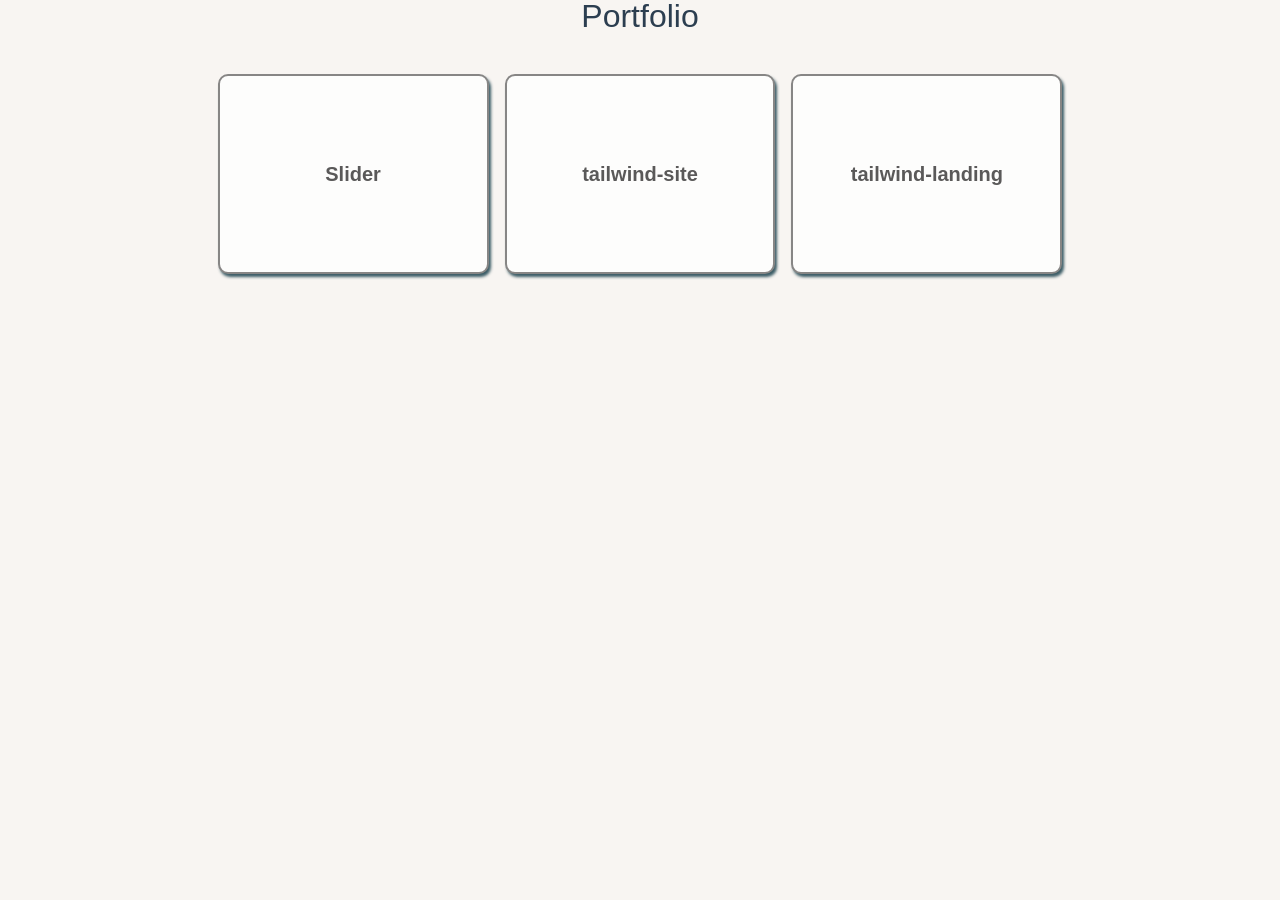
<file: index.html>
<!DOCTYPE html>
<html lang="en">
<head>
  <meta charset="UTF-8">
  <title>Portfolio</title>
  <meta name="viewport" content="width=device-width, initial-scale=1.0">
  <link rel="stylesheet" href="main-page/style/reset.css">
  <link rel="stylesheet" href="main-page/style/style.css">
</head>
<body>

<section class="portfolio__container">
  <h1 class="portfolio__title">Portfolio</h1>
  <div class="portfolio__table">
    <div class="portfolio">
      <div class="portfolio__item"><a href="slider/index.html">Slider</a></div>
      <div class="portfolio__item"><a href="tailwind-site/index.html">tailwind-site</a></div>
      <div class="portfolio__item"><a href="tailwind-landing/index.html">tailwind-landing</a></div>
    </div>
  </div>
</section>
</body>
</html>
</file>
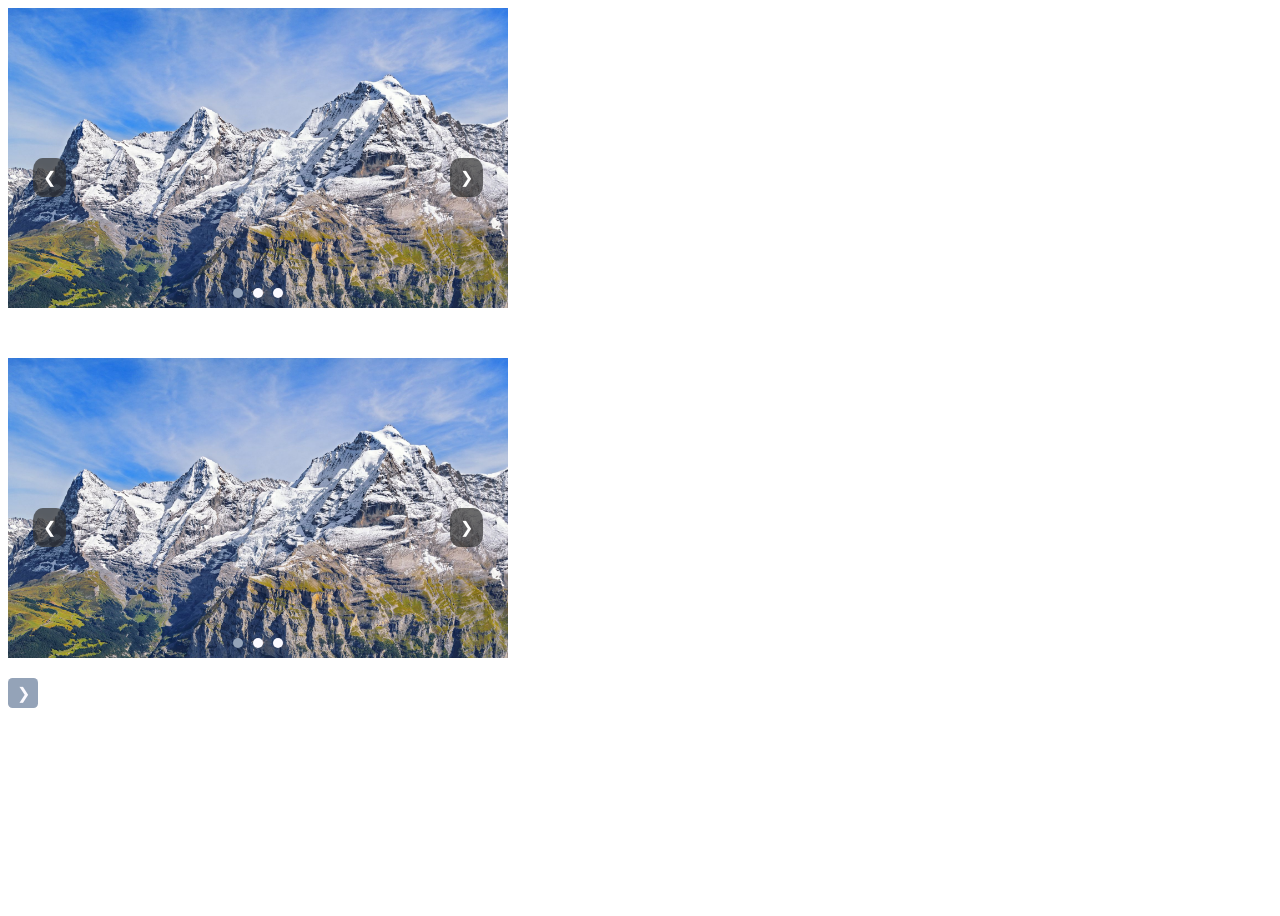
<file: slider/index.html>
<!DOCTYPE html>
<html lang="en">
<head>
  <meta charset="UTF-8">
  <title>Title</title>
  <link rel="stylesheet" href="style/style.css">
</head>
<body>
<div class="wrapper">
  <div id="sliderId">
    <div class="slider">
      <div id="gallery"></div>


      <div class="circle__container"></div>
    </div>
  </div>
  <div id="sliderId1">
    <div class="slider">
      <div id="gallery1"></div>

      <div class="circle__container"></div>
    </div>
  </div>
</div>
<script type="module" src="scripts/main.js"></script>
</body>
</html>
</file>
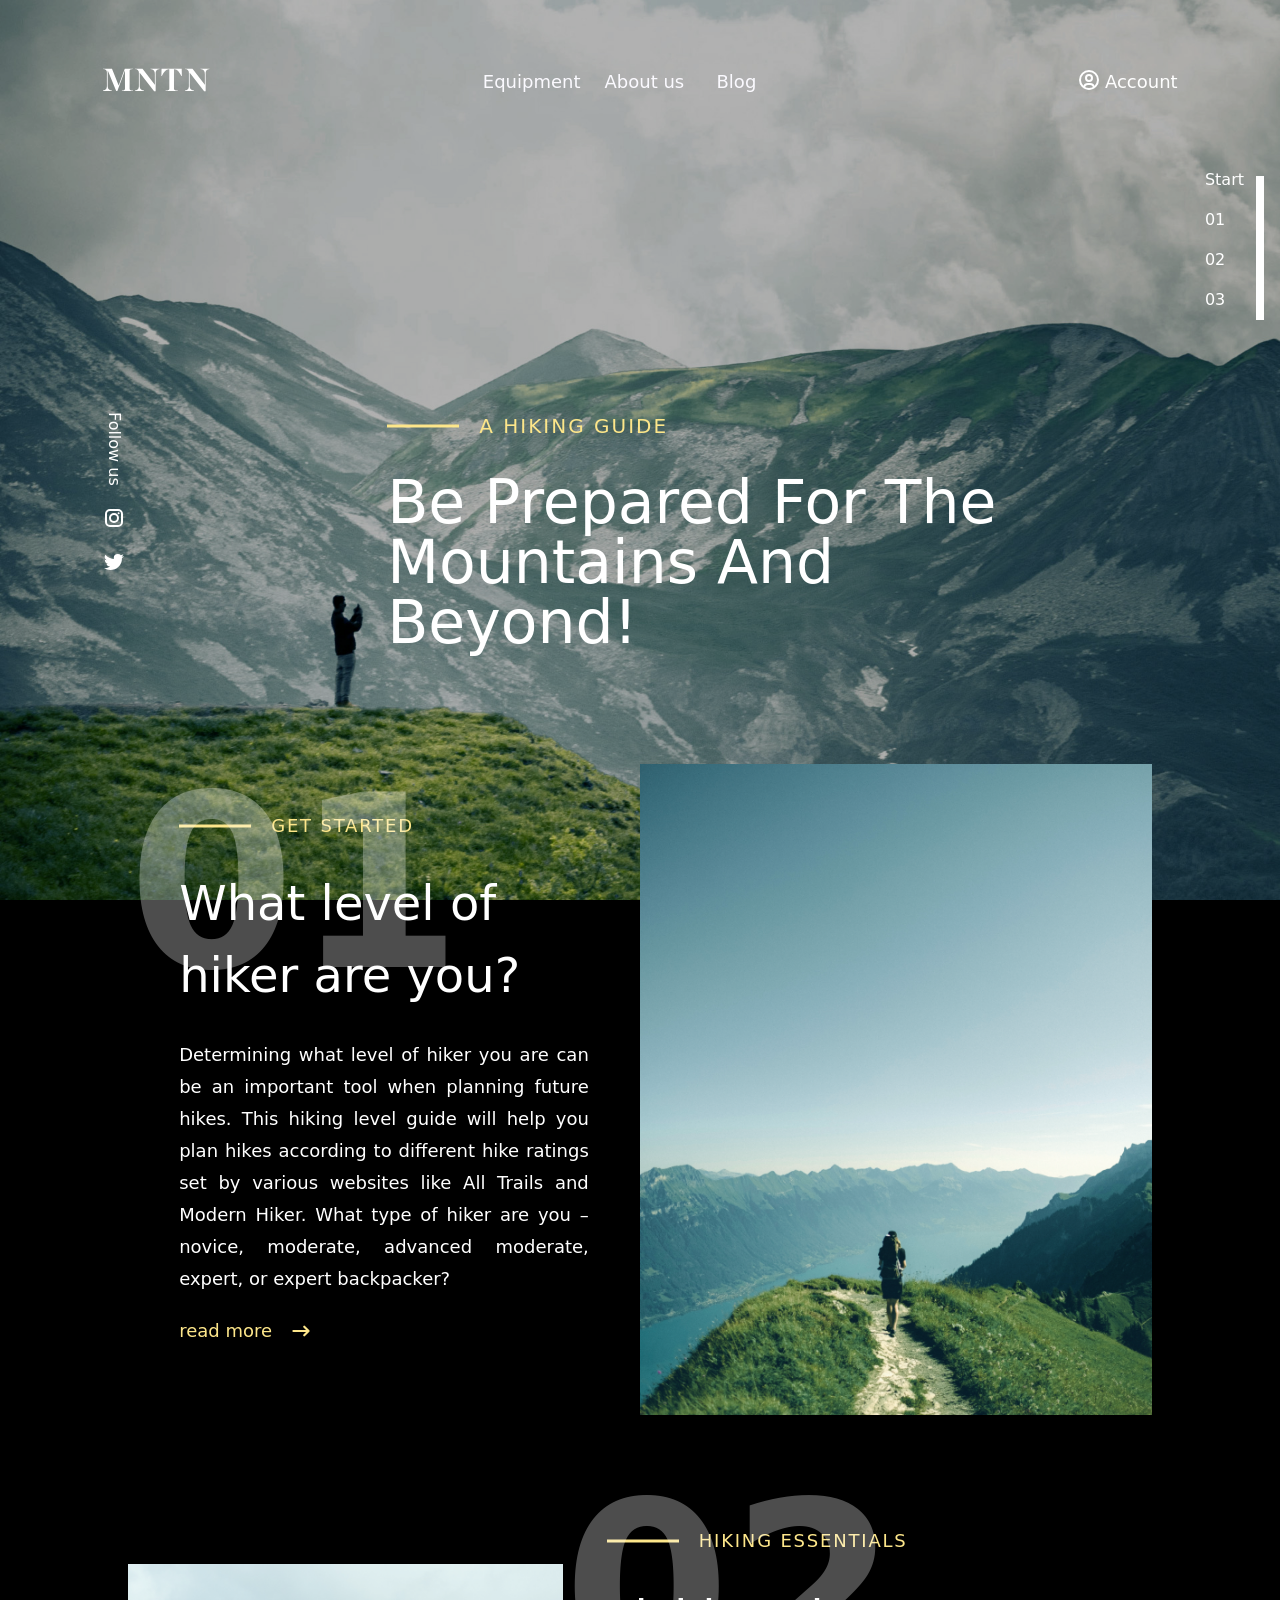
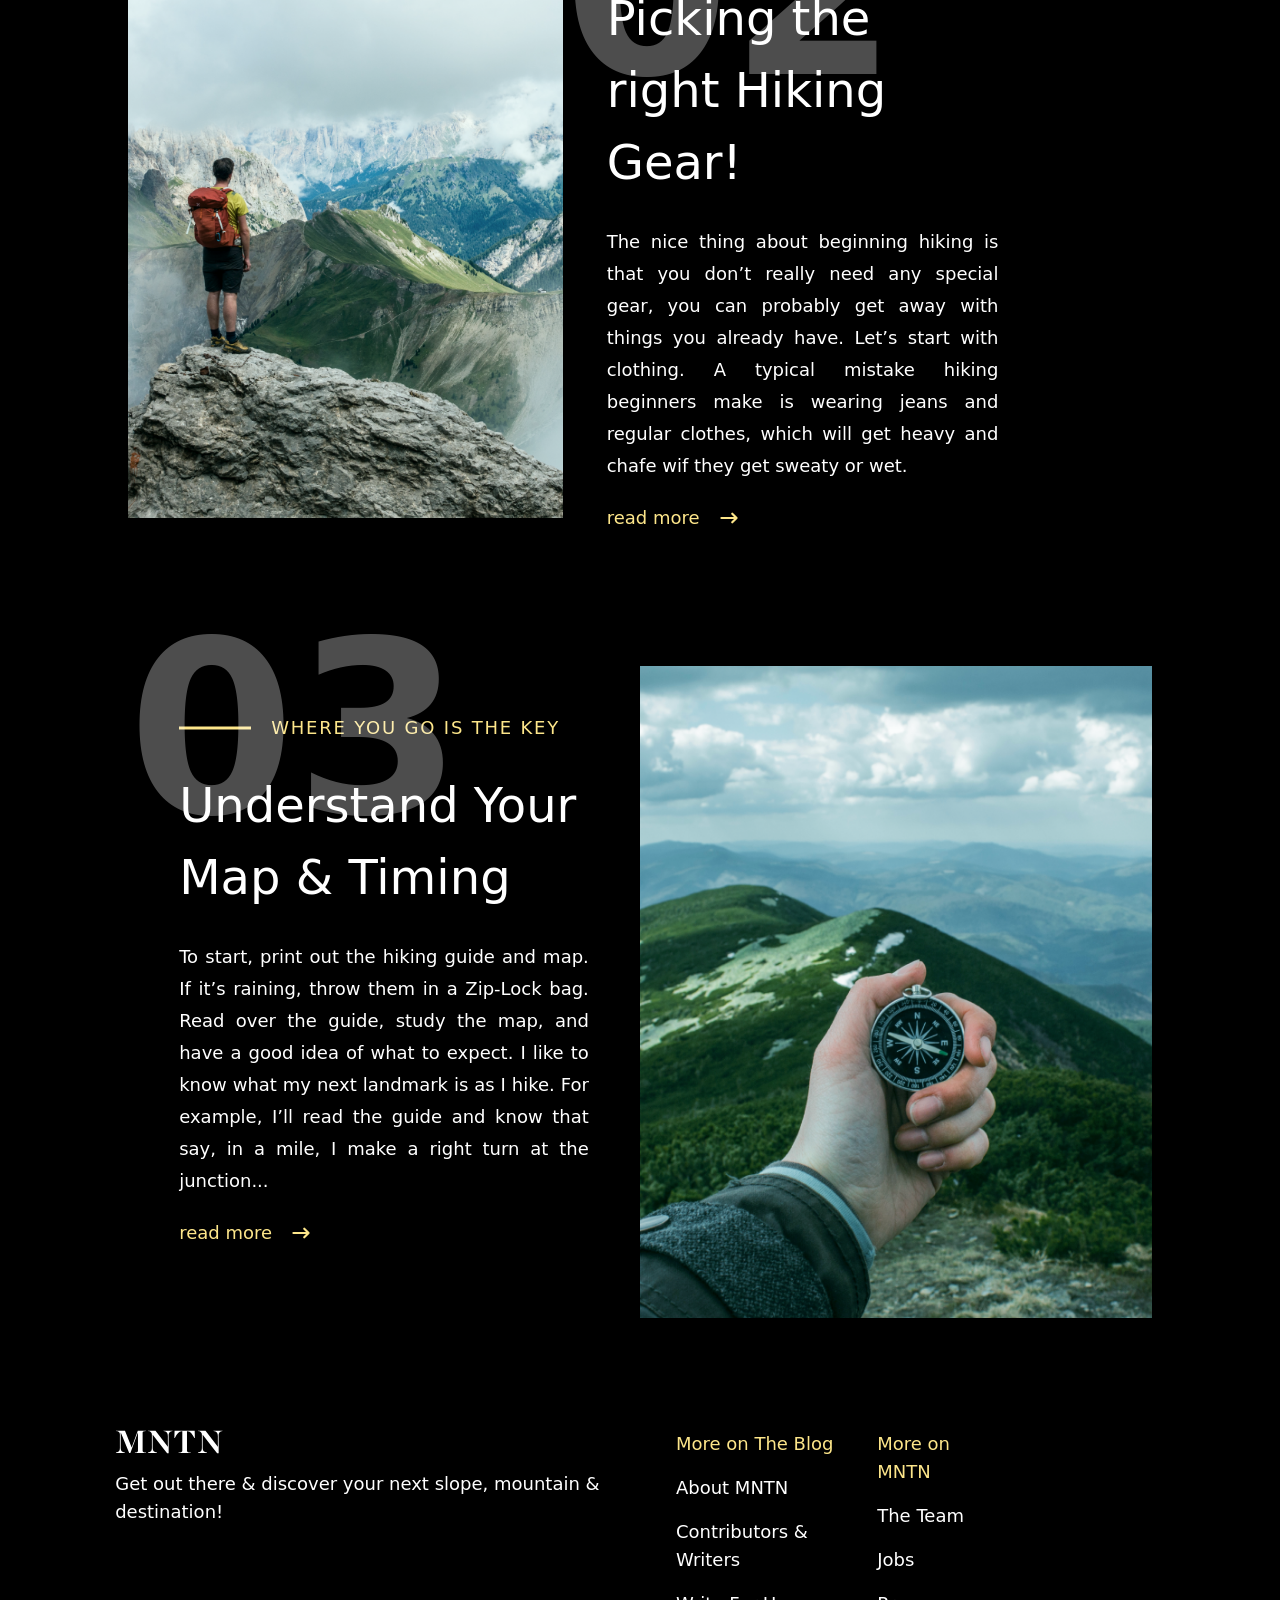
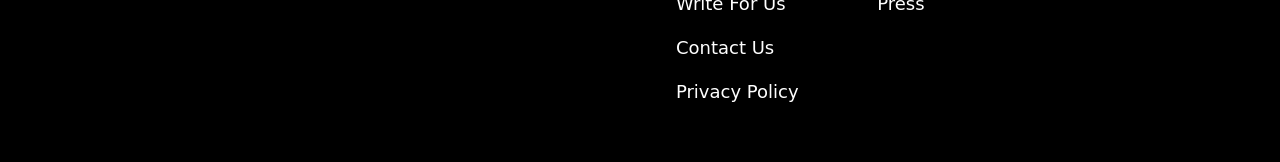
<file: tailwind-landing/index.html>
<!DOCTYPE html>
<html class="scroll-smooth" lang="uk">
<head>
  <meta charset="UTF-8">
  <title>Tailwind</title>
  <meta name="viewport" content="width=device-width, initial-scale=1.0">
  <link rel="stylesheet" href="src/output.css">
  <link rel="stylesheet" href="style-general.css">
  <script defer src="burger-menu.js"></script>
  <script defer src="scroll.js"></script>
</head>
<body class="bg-black text-white">
<div class="bg-customlayered opacity-70 absolute bg-no-repeat bg-cover w-full h-[900px] bg-center -z-10">
</div>



<div class="hidden md:flex items-center space-x-3 space-y-4 fixed right-4 top-40 z-10">
  <ul class="space-y-4">
    <li class="hover:text-amber-200 pointer-events-auto"><a id="startLink" href="#start">Start</a></li>
    <li class="hover:text-amber-200 pointer-events-auto"><a id="link1" href="#01">01</a></li>
    <li class="hover:text-amber-200 pointer-events-auto"><a id="link2" href="#02">02</a></li>
    <li class="hover:text-amber-200 pointer-events-auto"><a id="link3" href="#03">03</a></li>
  </ul>
  <div class="bg-white w-2 h-36">
    <div class="h-1/4" id="divStart"></div>
    <div class="h-1/4" id="div1"></div>
    <div class="h-1/4" id="div2"></div>
    <div class="h-1/4" id="div3"></div>
  </div>
</div>

<header id="start" class="w-dvw px-[8%] py-14 flex flex-wrap justify-between z-30">
  <div class="py-3">
    <svg width="108" height="24" viewBox="0 0 108 24" fill="none" xmlns="http://www.w3.org/2000/svg">
      <g clip-path="url(#clip0_1_71)">
        <path d="M0.96 23H9.856V22.552C6.656 22.136 5.696 20.792 5.696 17.56V2.872H5.888L14.208 23.032H15.36L22.816 2.872H22.976V20.728C22.976 22.008 22.176 22.456 19.904 22.552V23H30.944V22.552C28.256 22.456 27.616 21.944 27.616 20.728V2.968C27.616 1.752 28.256 1.208 30.944 1.112V0.695999H22.784L16.736 17.144H16.576L9.984 0.695999H0.96V1.112C3.712 1.176 4.896 2.648 4.896 4.568V17.56C4.896 20.792 3.968 22.168 0.96 22.552V23Z"
              fill="white"/>
        <path d="M52.128 23.352H53.664V6.104C53.664 2.936 54.528 1.56 57.536 1.112V0.695999H48.448V1.112C51.68 1.496 52.864 2.936 52.864 6.104V16.728H52.832L40.512 0.695999H32.96V1.112C35.712 1.24 36.896 2.872 36.896 4.824V17.56C36.896 20.792 35.968 22.168 32.96 22.552V23H41.984V22.552C38.72 22.2 37.696 20.792 37.696 17.56V4.728H37.728L52.128 23.352Z"
              fill="white"/>
        <path d="M63.6 23H75.696V22.552C72.848 22.488 71.984 21.944 71.984 20.728V1.272H72.752C75.216 1.272 77.136 3.736 79.376 8.088L79.856 8.024L79.696 0.695999H59.568L59.376 8.024L59.856 8.088C62.128 3.64 64.08 1.272 66.512 1.272H67.312V20.728C67.312 21.944 66.416 22.488 63.6 22.552V23Z"
              fill="white"/>
        <path d="M102.128 23.352H103.664V6.104C103.664 2.936 104.528 1.56 107.536 1.112V0.695999H98.448V1.112C101.68 1.496 102.864 2.936 102.864 6.104V16.728H102.832L90.512 0.695999H82.96V1.112C85.712 1.24 86.896 2.872 86.896 4.824V17.56C86.896 20.792 85.968 22.168 82.96 22.552V23H91.984V22.552C88.72 22.2 87.696 20.792 87.696 17.56V4.728H87.728L102.128 23.352Z"
              fill="white"/>
      </g>
      <defs>
        <clipPath id="clip0_1_71">
          <rect width="108" height="24" fill="white"/>
        </clipPath>
      </defs>
    </svg>
  </div>

  <nav id="menu" class="md:flex hidden">
    <ul class="flex flex-wrap text-lg">
      <li class="menu-screen hover:text-amber-200"><a href="#">Equipment</a></li>
      <li class="menu-screen hover:text-amber-200"><a href="#">About us</a></li>
      <li class="menu-screen hover:text-amber-200"><a href="#">Blog</a></li>
    </ul>
  </nav>

  <div class="flex flex-row justify-end text-lg space-x-1 py-3">
    <div>
      <svg class="w-6 h-6 text-white" aria-hidden="true" xmlns="http://www.w3.org/2000/svg" width="24" height="24"
           fill="none" viewBox="0 0 24 24">
        <path stroke="currentColor" stroke-linecap="round" stroke-linejoin="round" stroke-width="2"
              d="M12 21a9 9 0 1 0 0-18 9 9 0 0 0 0 18Zm0 0a8.949 8.949 0 0 0 4.951-1.488A3.987 3.987 0 0 0 13 16h-2a3.987 3.987 0 0 0-3.951 3.512A8.948 8.948 0 0 0 12 21Zm3-11a3 3 0 1 1-6 0 3 3 0 0 1 6 0Z"/>
      </svg>
    </div>
    <a class="hover:text-amber-200" href="#">Account</a>
  </div>

  <button id="burgerButton" class="hover:amber-200 md:hidden text-white">
    <svg class="w-6 h-6" xmlns="http://www.w3.org/2000/svg" fill="none" viewBox="0 0 24 24" stroke="currentColor">
      <path stroke-linecap="round" stroke-linejoin="round" stroke-width="2" d="M4 6h16M4 12h16M4 18h16"></path>
    </svg>
  </button>

  <nav id="mobileMenu"
       class="z-10 opacity-100 md:hidden text-white space-y-4 p-4 hidden absolute right-0 top-24">
    <ul class="text-lg">
      <li class="menu-screen hover:text-amber-200"><a href="#">Equipment</a></li>
      <li class="menu-screen hover:text-amber-200"><a href="#">About us</a></li>
      <li class="menu-screen hover:text-amber-200"><a href="#">Blog</a></li>
    </ul>
  </nav>
</header>

<section class="w-dvw px-[8%] py-14">
  <div class="flex pt-48">
    <div class="flex flex-col space-y-5 w-1/4">
      <h3 class="vertical-lr px-0 py-0">Follow us</h3>
      <a href="https://instagram.com" target="_blank" class="hover:amber-200 vertical-lr">
        <svg class="w-6 h-6 text-white hover:text-amber-200" aria-hidden="true" xmlns="http://www.w3.org/2000/svg"
             width="24" height="24" fill="none" viewBox="0 0 24 24">
          <path fill="currentColor" fill-rule="evenodd"
                d="M3 8a5 5 0 0 1 5-5h8a5 5 0 0 1 5 5v8a5 5 0 0 1-5 5H8a5 5 0 0 1-5-5V8Zm5-3a3 3 0 0 0-3 3v8a3 3 0 0 0 3 3h8a3 3 0 0 0 3-3V8a3 3 0 0 0-3-3H8Zm7.597 2.214a1 1 0 0 1 1-1h.01a1 1 0 1 1 0 2h-.01a1 1 0 0 1-1-1ZM12 9a3 3 0 1 0 0 6 3 3 0 0 0 0-6Zm-5 3a5 5 0 1 1 10 0 5 5 0 0 1-10 0Z"
                clip-rule="evenodd"/>
        </svg>
      </a>
      <a href="https://twitter.com" target="_blank" class="hover:amber-200 vertical-lr">
        <svg class="w-6 h-6 text-white hover:text-amber-200" aria-hidden="true" xmlns="http://www.w3.org/2000/svg"
             width="24" height="24" fill="currentColor" viewBox="0 0 24 24">
          <path fill-rule="evenodd"
                d="M22 5.892a8.178 8.178 0 0 1-2.355.635 4.074 4.074 0 0 0 1.8-2.235 8.343 8.343 0 0 1-2.605.981A4.13 4.13 0 0 0 15.85 4a4.068 4.068 0 0 0-4.1 4.038c0 .31.035.618.105.919A11.705 11.705 0 0 1 3.4 4.734a4.006 4.006 0 0 0 1.268 5.392 4.165 4.165 0 0 1-1.859-.5v.05A4.057 4.057 0 0 0 6.1 13.635a4.192 4.192 0 0 1-1.856.07 4.108 4.108 0 0 0 3.831 2.807A8.36 8.36 0 0 1 2 18.184 11.732 11.732 0 0 0 8.291 20 11.502 11.502 0 0 0 19.964 8.5c0-.177 0-.349-.012-.523A8.143 8.143 0 0 0 22 5.892Z"
                clip-rule="evenodd"/>
        </svg>
      </a>
    </div>

    <div class="max-w-2xl space-y-8 ps-4 pe-5 w-3/4">
      <div class="flex gap-x-5 pe-5">
        <svg class="justify-items-center" width="72px" height="20px">
          <rect class="stroke-amber-200 fill-amber-200" width="72px" height="2px" y="13"></rect>
        </svg>
        <h3 class="text-amber-200 uppercase tracking-widest text-xs sm:text-sm md:text-base lg:text-xl">A Hiking
          guide</h3>
      </div>

      <h1 class="text-3xl sm:text-4xl md:text-5xl lg:text-6xl capitalize">
        Be prepared for the Mountains and beyond!
      </h1>
    </div>
  </div>
</section>

<section class="w-dvw px-[10%] py-14 relative -mt-94">
  <div class="flex items-center relative">
    <div class="w-2/4">
      <div id="01" class="text-9xl md:text-11xl font-bold absolute top-10 md:top-0 px-0 py-0 opacity-30 -z-1">01</div>
      <div class="flex gap-x-5 px-[10%]">
        <svg class="justify-items-center" width="72px" height="20px">
          <rect class="stroke-amber-200 fill-amber-200" width="72px" height="2px" y="13"></rect>
        </svg>
        <h3 class="title-start">GEt
          Started</h3>
      </div>

      <h2 class="title-end">What level of hiker are
        you?</h2>
      <p class="paragraph-style">
        Determining what level of hiker you are can be an important tool when planning future hikes.
        <span class="hidden md:inline"> This hiking level guide will help you plan hikes according to different hike ratings set by various websites like All Trails and
            Modern Hiker.</span> What type of hiker are you – novice, moderate, advanced moderate, expert, or expert
        backpacker?
      </p>

      <div class="py-5 flex items-center">
        <a href="#" class="hover:text-amber-600 items-center paragraph-style text-amber-200 pe-4">read more</a>
        <svg class="w-[26px] h-[26px] text-amber-200" aria-hidden="true" xmlns="http://www.w3.org/2000/svg" width="24"
             height="24" fill="none" viewBox="0 0 24 24">
          <path stroke="currentColor" stroke-linecap="round" stroke-linejoin="round" stroke-width="2"
                d="M19 12H5m14 0-4 4m4-4-4-4"/>
        </svg>
      </div>
    </div>
    <div class="w-2/4">
      <img class="object-cover" src="image/01.png" alt="picture">
    </div>
  </div>
</section>

<section class="w-dvw px-[10%] py-14 relative">
  <div class="flex items-center xl:pe-[15%] ">

    <div class="w-2/4">
      <img class="object-cover" src="image/02.png" alt="picture">
    </div>
    <div class="w-2/4">
      <div id="02" class="text-9xl md:text-11xl font-bold absolute top-10 md:top-0 px-0 py-0 opacity-30 -z-1">02</div>

      <div class="flex gap-x-5 px-[10%]">
        <svg class="justify-items-center" width="72px" height="20px">
          <rect class="stroke-amber-200 fill-amber-200" width="72px" height="2px" y="13"></rect>
        </svg>
        <h3 class="title-start">Hiking
          Essentials</h3>
      </div>

      <h2 class="title-end">Picking the right Hiking
        Gear!</h2>
      <p class="paragraph-style pe-0">
        The nice thing about beginning hiking is that you don’t really need any special gear, you can probably get away
        with things you already have. Let’s start with clothing. <span class="hidden md:inline">A typical mistake hiking beginners make is wearing jeans and regular clothes, which
        will get heavy and chafe wif they get sweaty or wet.</span>
      </p>

      <div class="py-5 flex items-center">
        <a href="#" class="hover:text-amber-600 items-center paragraph-style text-amber-200 pe-4">read more</a>
        <svg class="w-[26px] h-[26px] text-amber-200" aria-hidden="true" xmlns="http://www.w3.org/2000/svg" width="24"
             height="24" fill="none" viewBox="0 0 24 24">
          <path stroke="currentColor" stroke-linecap="round" stroke-linejoin="round" stroke-width="2"
                d="M19 12H5m14 0-4 4m4-4-4-4"/>
        </svg>
      </div>
    </div>
  </div>
</section>

<section class="w-dvw px-[10%] py-14 relative">
  <div class="flex items-center">
    <div class="w-2/4">
      <div id="03" class="text-9xl md:text-11xl font-bold absolute top-10 md:top-0 px-0 py-0 opacity-30 -z-1">03</div>
      <div class="flex gap-x-5 px-[10%]">
        <svg class="justify-items-center" width="72px" height="20px">
          <rect class="stroke-amber-200 fill-amber-200" width="72px" height="2px" y="13"></rect>
        </svg>
        <h3 class="title-start">where you go is the key</h3>
      </div>

      <h2 class="title-end">Understand Your Map & Timing</h2>
      <p class="paragraph-style">
        To start, print out the hiking guide and map. If it’s raining, throw them in a Zip-Lock bag. Read over the
        guide, study the map, and have a good idea of what to expect. <span class="hidden md:inline">I like to know what my next landmark is as I hike.
        For example, I’ll read the guide and know that say, in a mile, I make a right turn at the junction...</span>
      </p>

      <div class="py-5 flex items-center">
        <a href="#" class="hover:text-amber-600 items-center paragraph-style text-amber-200 pe-4">read more</a>
        <svg class="w-[26px] h-[26px] text-amber-200" aria-hidden="true" xmlns="http://www.w3.org/2000/svg" width="24"
             height="24" fill="none" viewBox="0 0 24 24">
          <path stroke="currentColor" stroke-linecap="round" stroke-linejoin="round" stroke-width="2"
                d="M19 12H5m14 0-4 4m4-4-4-4"/>
        </svg>
      </div>
    </div>
    <div class="w-2/4">
      <img class="object-cover" src="image/03.png" alt="picture">
    </div>
  </div>
</section>

<footer class="w-dvw px-[9%]">
  <div class="flex xl:pe-[16%] py-14 justify-between">
    <div class="w-2\4 space-y-4">
      <div>
        <svg class="" width="108" height="24" viewBox="0 0 108 24" fill="none" xmlns="http://www.w3.org/2000/svg">
          <g clip-path="url(#clip0_1_71)">
            <path d="M0.96 23H9.856V22.552C6.656 22.136 5.696 20.792 5.696 17.56V2.872H5.888L14.208 23.032H15.36L22.816 2.872H22.976V20.728C22.976 22.008 22.176 22.456 19.904 22.552V23H30.944V22.552C28.256 22.456 27.616 21.944 27.616 20.728V2.968C27.616 1.752 28.256 1.208 30.944 1.112V0.695999H22.784L16.736 17.144H16.576L9.984 0.695999H0.96V1.112C3.712 1.176 4.896 2.648 4.896 4.568V17.56C4.896 20.792 3.968 22.168 0.96 22.552V23Z"
                  fill="white"/>
            <path d="M52.128 23.352H53.664V6.104C53.664 2.936 54.528 1.56 57.536 1.112V0.695999H48.448V1.112C51.68 1.496 52.864 2.936 52.864 6.104V16.728H52.832L40.512 0.695999H32.96V1.112C35.712 1.24 36.896 2.872 36.896 4.824V17.56C36.896 20.792 35.968 22.168 32.96 22.552V23H41.984V22.552C38.72 22.2 37.696 20.792 37.696 17.56V4.728H37.728L52.128 23.352Z"
                  fill="white"/>
            <path d="M63.6 23H75.696V22.552C72.848 22.488 71.984 21.944 71.984 20.728V1.272H72.752C75.216 1.272 77.136 3.736 79.376 8.088L79.856 8.024L79.696 0.695999H59.568L59.376 8.024L59.856 8.088C62.128 3.64 64.08 1.272 66.512 1.272H67.312V20.728C67.312 21.944 66.416 22.488 63.6 22.552V23Z"
                  fill="white"/>
            <path d="M102.128 23.352H103.664V6.104C103.664 2.936 104.528 1.56 107.536 1.112V0.695999H98.448V1.112C101.68 1.496 102.864 2.936 102.864 6.104V16.728H102.832L90.512 0.695999H82.96V1.112C85.712 1.24 86.896 2.872 86.896 4.824V17.56C86.896 20.792 85.968 22.168 82.96 22.552V23H91.984V22.552C88.72 22.2 87.696 20.792 87.696 17.56V4.728H87.728L102.128 23.352Z"
                  fill="white"/>
          </g>
          <defs>
            <clipPath id="clip0_1_72">
              <rect width="108" height="24" fill="white"/>
            </clipPath>
          </defs>
        </svg>
      </div>
      <p class="text-xxs md:text-md lg:text-lg pr-5">Get out there & discover your next slope, mountain &
        destination!</p>
    </div>
    <div class="w-1\4 space-y-4">
      <h3 class="text-amber-200 text-xs	md:text-md lg:text-lg pe-5">More on The Blog</h3>
      <ul class="space-y-4 pe-5">
        <li class="hover:text-amber-200 text-xxs	md:text-md lg:text-lg"><a href="#">About MNTN</a></li>
        <li class="hover:text-amber-200 text-xxs	md:text-md lg:text-lg"><a href="#">Contributors & Writers</a></li>
        <li class="hover:text-amber-200 text-xxs	md:text-md lg:text-lg"><a href="#">Write For Us</a></li>
        <li class="hover:text-amber-200 text-xxs	md:text-md lg:text-lg"><a href="#">Contact Us</a></li>
        <li class="hover:text-amber-200 text-xxs	md:text-md lg:text-lg"><a href="#">Privacy Policy</a></li>
      </ul>
    </div>

    <div class="w-1\4 space-y-4">
      <h3 class="text-amber-200 text-xs	md:text-md lg:text-lg">More on MNTN</h3>
      <ul class="space-y-4">
        <li class="hover:text-amber-200 text-xxs	md:text-md lg:text-lg"><a href="#">The Team</a></li>
        <li class="hover:text-amber-200 text-xxs	md:text-md lg:text-lg"><a href="#">Jobs</a></li>
        <li class="hover:text-amber-200 text-xxs	md:text-md lg:text-lg"><a href="#">Press</a></li>
      </ul>
    </div>
  </div>

</footer>
</body>
</html>
</file>
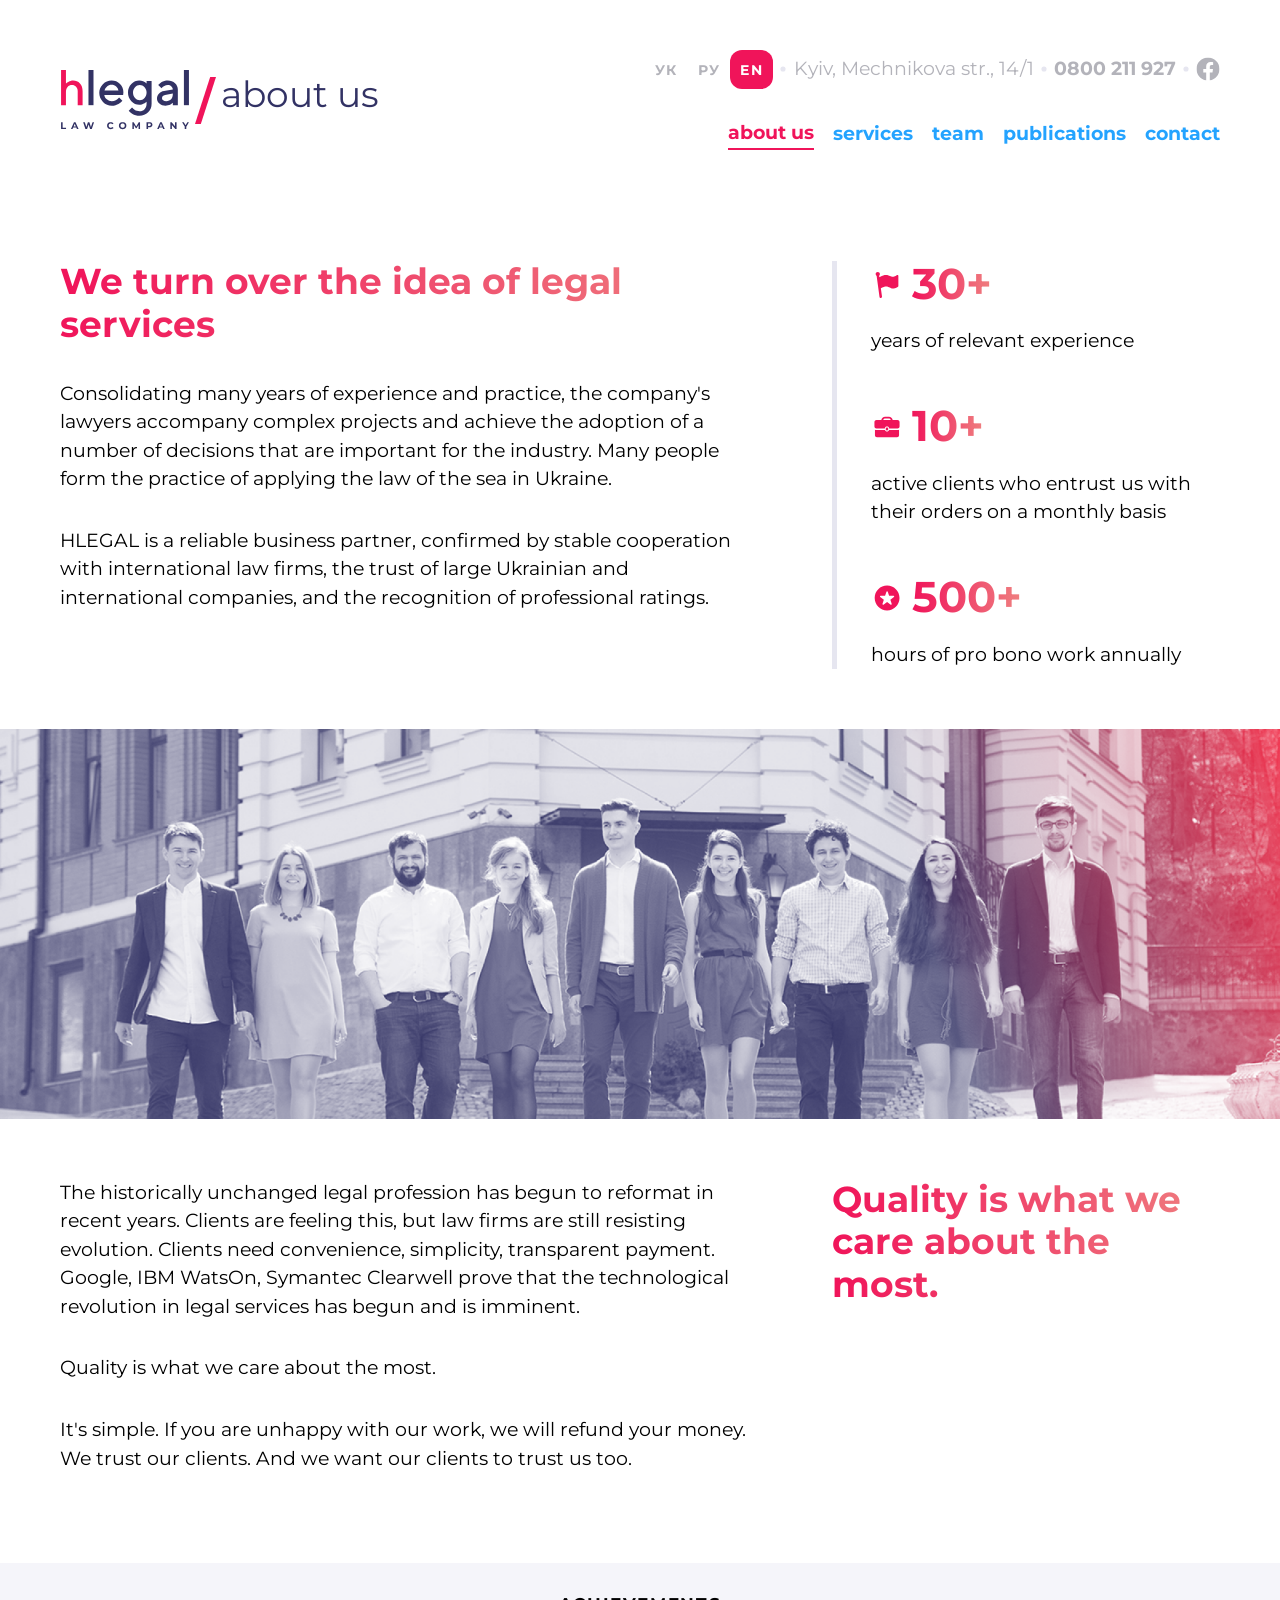
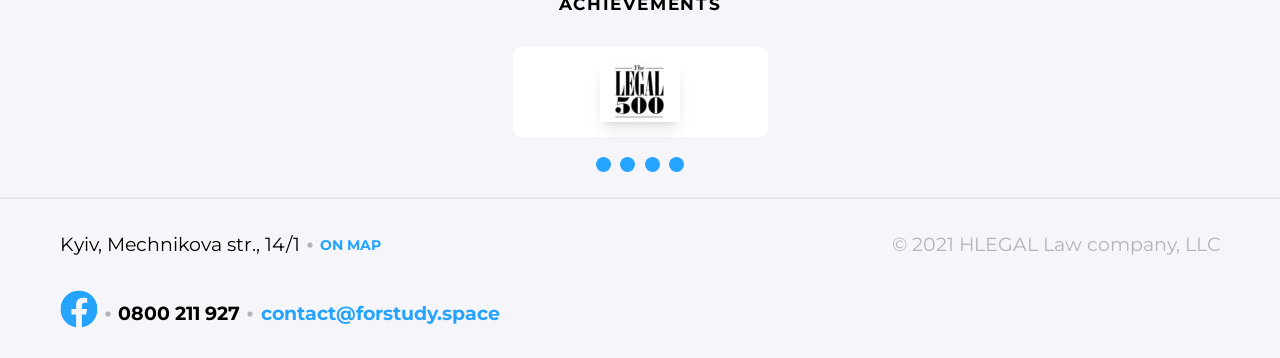
<file: tailwind-site/index.html>
<!DOCTYPE html>
<html class="scroll-smooth" lang="en">
<head>
  <meta charset="UTF-8">
  <title>Tailwind</title>
  <meta name="viewport" content="width=device-width, initial-scale=1.0">
  <link rel="stylesheet" href="src/output.css">
  <script defer src="burger-menu.js"></script>

</head>
<body class="">
<header class="lg:grid lg:grid-cols-2 lg:grid-rows-2">
  <div class="py-2.5 px-3 items-center bg-baseBg flex justify-between md:bg-transparent md:justify-start md:gap-x-1.5 md:pt-[50px] md:px-[60px] lg:ps-0 lg:col-start-2 lg:justify-self-end lg:self-end">
    <ul class="flex">
      <li class="padding-custom text-grayUniversal hover:bg-grayUniversal hover:text-white"><a
              class="text-xs	tracking-widest	font-mons-bold"
              href="#">ук</a></li>
      <li class="padding-custom text-grayUniversal hover:bg-grayUniversal hover:text-white"><a
              class="tracking-widest	text-xs	font-mons-bold"
              href="#">ру</a></li>
      <li class="padding-custom bg-accent text-white"><a class="tracking-widest text-xs	font-mons-bold" href="#">en</a>
      </li>
    </ul>
    <svg class="hidden md:block" width="6" height="6" viewBox="0 0 6 7" fill="none" xmlns="http://www.w3.org/2000/svg">
      <circle cx="3" cy="3.5" r="3" fill="#E6E6F0"/>
    </svg>
    <h2 class="menu-info hidden md:block">Kyiv, Mechnikova str., 14/1</h2>
    <svg class="hidden md:block" width="6" height="6" viewBox="0 0 6 7" fill="none" xmlns="http://www.w3.org/2000/svg">
      <circle cx="3" cy="3.5" r="3" fill="#E6E6F0"/>
    </svg>
    <h2 class=" ml-auto md:ml-0 menu-info font-mons-bold">0800 211 927</h2>
    <svg class="hidden md:block" width="6" height="6" viewBox="0 0 6 7" fill="none" xmlns="http://www.w3.org/2000/svg">
      <circle cx="3" cy="3.5" r="3" fill="#E6E6F0"/>
    </svg>
    <a href="https://facebook.com" target="_blank" class="text-grayUniversal hover:text-accent">
      <svg class="hidden md:block" width="24" height="24" viewBox="0 0 24 25"
           xmlns="http://www.w3.org/2000/svg">
        <g clip-path="url(#clip0_161787_662)">
          <path d="M24 12.5733C24 5.90541 18.6274 0.5 12 0.5C5.37258 0.5 0 5.90541 0 12.5733C0 18.5995 4.38823 23.5943 10.125 24.5V16.0633H7.07813V12.5733H10.125V9.91343C10.125 6.88755 11.9165 5.21615 14.6576 5.21615C15.9705 5.21615 17.3438 5.45195 17.3438 5.45195V8.42313H15.8306C14.3399 8.42313 13.875 9.35379 13.875 10.3086V12.5733H17.2031L16.6711 16.0633H13.875V24.5C19.6118 23.5943 24 18.5995 24 12.5733Z"
                fill="currentColor"/>
        </g>
        <defs>
          <clipPath id="clip0_161787_662">
            <rect width="24" height="24" fill="white" transform="translate(0 0.5)"/>
          </clipPath>
        </defs>
      </svg>
    </a>
  </div>

  <div class="lg:row-span-2 lg:col-start-1 lg:row-start-1 lg:w-[388px] flex justify-between py-2.5 px-3 md:ps-[60px] items-center">
    <div class="flex items-center">
      <svg class="w-[70px] h-[28px] md:w-[130px] md:h-[60px]" viewBox="0 0 130 61" fill="none"
           xmlns="http://www.w3.org/2000/svg">
        <path d="M4.95672 0H0V35.7986H4.95672V22.5177C4.95672 20.2709 5.51557 18.4984 6.63326 17.2502C7.75095 16.002 9.2817 15.353 11.1769 15.353C12.8049 15.353 14.1655 15.9521 15.2589 17.1004C16.3523 18.2738 16.9112 19.7466 16.9112 21.5191V35.8236H21.8922V21.5191C21.8922 18.2238 20.9932 15.6276 19.1951 13.6804C17.3971 11.7332 15.0402 10.7596 12.1731 10.7596C11.347 10.7596 10.5209 10.8594 9.71906 11.0841C8.89294 11.3088 8.2369 11.5584 7.70235 11.833C7.16781 12.1076 6.65756 12.4072 6.1959 12.7567C5.73424 13.1062 5.41838 13.3558 5.27259 13.5056C5.1268 13.6554 5.00532 13.7552 4.95672 13.8301V0Z"
              fill="#F0145A"/>
        <path d="M32.9726 0H27.8628V35.7689H32.9726V0Z" fill="#323264"/>
        <path d="M63.1114 25.293L63.3669 22.7381C63.3669 19.3145 62.2428 16.453 59.9433 14.1536C57.6439 11.8541 54.7824 10.73 51.3588 10.73C47.9352 10.73 44.9715 11.9563 42.5188 14.4091C40.0661 16.8618 38.8397 19.7744 38.8397 23.2491C38.8397 26.826 40.1172 29.8919 42.621 32.4468C45.1248 35.0017 48.1396 36.2792 51.6143 36.2792C52.9429 36.2792 54.1692 36.0748 55.3956 35.7171C56.6219 35.3083 57.6439 34.8995 58.3593 34.4907C59.1258 34.0308 59.8922 33.5199 60.5565 32.9578C61.2208 32.3957 61.6807 31.9869 61.8851 31.7314C62.0895 31.4759 62.2428 31.3226 62.345 31.1693L59.0236 27.8479L58.2571 28.8188C57.7461 29.432 56.8774 30.0452 55.6511 30.7095C54.3736 31.3737 53.0451 31.6803 51.6143 31.6803C49.6215 31.6803 47.9352 31.0671 46.5045 29.7897C45.0737 28.5122 44.205 27.0304 43.9495 25.293H63.1114ZM51.3588 15.0733C53.2495 15.0733 54.7824 15.6354 56.0599 16.7085C57.2862 17.8327 58.0527 19.2123 58.3593 20.9497H44.1539C44.6138 19.2123 45.4314 17.8327 46.7089 16.7085C47.9352 15.6354 49.5193 15.0733 51.3588 15.0733Z"
              fill="#323264"/>
        <path d="M86.9429 34.2863C86.9429 36.5347 86.2786 38.3742 84.8989 39.805C83.5704 41.1846 81.8841 41.9 79.7891 41.9C78.8693 41.9 77.9496 41.7467 77.0809 41.4912C76.2122 41.2357 75.5479 40.9291 74.9859 40.5714C74.4238 40.2137 73.9128 39.856 73.4018 39.3962C72.9419 38.9363 72.6353 38.6297 72.482 38.4764C72.3287 38.3231 72.2265 38.1698 72.1244 38.0676L68.803 41.389L69.2117 41.9C69.4672 42.2577 69.9271 42.7176 70.5403 43.2285C71.1535 43.6884 71.8689 44.1994 72.6864 44.7104C73.504 45.1703 74.526 45.5791 75.8034 45.9368C77.0809 46.2944 78.4094 46.4988 79.7891 46.4988C83.2638 46.4988 86.1253 45.3236 88.5269 42.9731C90.8774 40.5714 92.0527 37.7099 92.0527 34.2352V11.241H86.9429V13.7959L86.0742 13.0294C85.5121 12.5184 84.6434 12.0074 83.4171 11.4965C82.1907 10.9855 80.8622 10.73 79.5336 10.73C76.4166 10.73 73.7595 11.9052 71.4601 14.3069C69.1606 16.7085 68.0365 19.57 68.0365 22.9936C68.0365 26.4172 69.1606 29.2787 71.4601 31.6803C73.7595 34.0819 76.4166 35.2572 79.5336 35.2572C80.4023 35.2572 81.2199 35.155 82.0885 34.9506C82.9061 34.6951 83.5704 34.4396 84.1325 34.1841C84.6945 33.9286 85.2055 33.622 85.6654 33.2644C86.1253 32.9067 86.483 32.6512 86.5852 32.549L86.9429 32.1913V34.2863ZM73.1463 22.9936C73.1463 20.8475 73.8106 19.059 75.1903 17.5772C76.5699 16.0953 78.2051 15.3288 80.0446 15.3288C81.8841 15.3288 83.5193 16.0953 84.8989 17.5772C86.2275 19.059 86.9429 20.8475 86.9429 22.9936C86.9429 25.1397 86.2275 26.9282 84.8989 28.41C83.5193 29.8919 81.8841 30.6583 80.0446 30.6583C78.2051 30.6583 76.5699 29.8919 75.1903 28.41C73.8106 26.9282 73.1463 25.1397 73.1463 22.9936Z"
              fill="#323264"/>
        <path d="M118.724 35.7682V19.9277C118.724 17.3217 117.753 15.1244 115.863 13.3871C113.972 11.5987 111.519 10.73 108.504 10.73C107.329 10.73 106.154 10.8833 105.03 11.1899C103.906 11.5476 102.986 11.9052 102.321 12.314C101.657 12.7228 100.993 13.1827 100.38 13.7448C99.7666 14.2558 99.4089 14.6135 99.2045 14.8179C99.0512 15.0222 98.8979 15.1755 98.7957 15.3288L102.117 18.6502L102.781 17.7816C103.19 17.2195 103.906 16.7085 104.979 16.1464C106.052 15.5843 107.227 15.3288 108.504 15.3288C109.986 15.3288 111.213 15.7887 112.183 16.6574C113.154 17.5261 113.614 18.6502 113.614 19.9277L104.672 21.4606C102.475 21.8183 100.686 22.687 99.46 24.0667C98.1825 25.4463 97.5182 27.1326 97.5182 29.1254C97.5182 31.016 98.3358 32.6512 99.971 34.0819C101.657 35.5638 103.701 36.2792 106.205 36.2792C107.074 36.2792 107.891 36.177 108.709 35.9215C109.577 35.7171 110.242 35.4616 110.804 35.2061C111.366 34.9506 111.877 34.644 112.337 34.2863C112.797 33.9287 113.103 33.6732 113.308 33.571C113.461 33.4177 113.563 33.2644 113.614 33.2133V35.7682H118.724ZM106.971 31.6803C105.643 31.6803 104.57 31.3737 103.803 30.7606C102.986 30.1474 102.628 29.432 102.628 28.6144C102.628 27.7457 102.884 26.9793 103.446 26.4172C104.008 25.8551 104.774 25.4463 105.694 25.293L113.614 24.0156V24.5265C113.614 26.826 113.052 28.5633 111.877 29.8408C110.702 31.0671 109.066 31.6803 106.971 31.6803Z"
              fill="#323264"/>
        <path d="M130 0H124.89V35.7689H130V0Z" fill="#323264"/>
        <path d="M0 53.1185H1.59915V58.7253H5.06396V60.0283H0V53.1185Z" fill="#323264"/>
        <path d="M15.5016 58.5477H12.2934L11.6814 60.0283H10.0428L13.1226 53.1185H14.702L17.7917 60.0283H16.1136L15.5016 58.5477ZM14.9982 57.3335L13.9025 54.688L12.8067 57.3335H14.9982Z"
              fill="#323264"/>
        <path d="M33.5121 53.1185L31.2516 60.0283H29.534L28.0138 55.3494L26.4443 60.0283H24.7366L22.4662 53.1185H24.1245L25.6842 57.9751L27.313 53.1185H28.7937L30.3731 58.0146L31.9821 53.1185H33.5121Z"
              fill="#323264"/>
        <path d="M50.5232 60.1468C49.819 60.1468 49.1807 59.9954 48.6082 59.6927C48.0422 59.3834 47.5947 58.959 47.2657 58.4193C46.9432 57.8731 46.782 57.2578 46.782 56.5734C46.782 55.889 46.9432 55.277 47.2657 54.7373C47.5947 54.1911 48.0422 53.7667 48.6082 53.464C49.1807 53.1547 49.8223 53 50.5331 53C51.1319 53 51.6716 53.1053 52.152 53.3159C52.6389 53.5265 53.047 53.8292 53.376 54.224L52.3494 55.1717C51.8821 54.6321 51.303 54.3622 50.612 54.3622C50.1843 54.3622 49.8026 54.4577 49.467 54.6485C49.1313 54.8328 48.8681 55.0927 48.6773 55.4283C48.493 55.764 48.4009 56.1456 48.4009 56.5734C48.4009 57.0012 48.493 57.3828 48.6773 57.7185C48.8681 58.0541 49.1313 58.3173 49.467 58.5082C49.8026 58.6924 50.1843 58.7846 50.612 58.7846C51.303 58.7846 51.8821 58.5115 52.3494 57.9653L53.376 58.9129C53.047 59.3143 52.6389 59.6203 52.152 59.8309C51.665 60.0415 51.1221 60.1468 50.5232 60.1468Z"
              fill="#323264"/>
        <path d="M62.5933 60.1468C61.876 60.1468 61.2278 59.9922 60.6487 59.6829C60.0761 59.3736 59.6253 58.9491 59.2963 58.4095C58.9738 57.8632 58.8126 57.2512 58.8126 56.5734C58.8126 55.8956 58.9738 55.2868 59.2963 54.7472C59.6253 54.201 60.0761 53.7733 60.6487 53.464C61.2278 53.1547 61.876 53 62.5933 53C63.3106 53 63.9555 53.1547 64.5281 53.464C65.1006 53.7733 65.5514 54.201 65.8804 54.7472C66.2095 55.2868 66.374 55.8956 66.374 56.5734C66.374 57.2512 66.2095 57.8632 65.8804 58.4095C65.5514 58.9491 65.1006 59.3736 64.5281 59.6829C63.9555 59.9922 63.3106 60.1468 62.5933 60.1468ZM62.5933 58.7846C63.0013 58.7846 63.3698 58.6924 63.6989 58.5082C64.0279 58.3173 64.2846 58.0541 64.4688 57.7185C64.6597 57.3828 64.7551 57.0012 64.7551 56.5734C64.7551 56.1456 64.6597 55.764 64.4688 55.4283C64.2846 55.0927 64.0279 54.8328 63.6989 54.6485C63.3698 54.4577 63.0013 54.3622 62.5933 54.3622C62.1853 54.3622 61.8168 54.4577 61.4877 54.6485C61.1587 54.8328 60.8987 55.0927 60.7079 55.4283C60.5236 55.764 60.4315 56.1456 60.4315 56.5734C60.4315 57.0012 60.5236 57.3828 60.7079 57.7185C60.8987 58.0541 61.1587 58.3173 61.4877 58.5082C61.8168 58.6924 62.1853 58.7846 62.5933 58.7846Z"
              fill="#323264"/>
        <path d="M78.7995 60.0283L78.7896 55.8824L76.7561 59.2979H76.0355L74.0119 55.9713V60.0283H72.5115V53.1185H73.8342L76.4205 57.4125L78.9673 53.1185H80.2802L80.2999 60.0283H78.7995Z"
              fill="#323264"/>
        <path d="M89.8659 53.1185C90.478 53.1185 91.0077 53.2205 91.4552 53.4245C91.9093 53.6285 92.2581 53.918 92.5016 54.2931C92.7451 54.6682 92.8668 55.1125 92.8668 55.6258C92.8668 56.1325 92.7451 56.5767 92.5016 56.9584C92.2581 57.3335 91.9093 57.623 91.4552 57.8271C91.0077 58.0245 90.478 58.1232 89.8659 58.1232H88.4741V60.0283H86.8749V53.1185H89.8659ZM89.7771 56.8202C90.2575 56.8202 90.6227 56.7182 90.8728 56.5142C91.1229 56.3036 91.2479 56.0074 91.2479 55.6258C91.2479 55.2375 91.1229 54.9414 90.8728 54.7373C90.6227 54.5268 90.2575 54.4215 89.7771 54.4215H88.4741V56.8202H89.7771Z"
              fill="#323264"/>
        <path d="M103.148 58.5477H99.9396L99.3276 60.0283H97.6889L100.769 53.1185H102.348L105.438 60.0283H103.76L103.148 58.5477ZM102.644 57.3335L101.549 54.688L100.453 57.3335H102.644Z"
              fill="#323264"/>
        <path d="M117.428 53.1185V60.0283H116.115L112.67 55.8331V60.0283H111.09V53.1185H112.413L115.848 57.3137V53.1185H117.428Z"
              fill="#323264"/>
        <path d="M127.315 57.5803V60.0283H125.716V57.5605L123.041 53.1185H124.739L126.585 56.1884L128.43 53.1185H130L127.315 57.5803Z"
              fill="#323264"/>
      </svg>
      <svg class="ms-1 w-[11.62px] h-[26px] md:w-[21px] md:h-[47px]" viewBox="0 0 21 47" fill="none"
           xmlns="http://www.w3.org/2000/svg">
        <path fill-rule="evenodd" clip-rule="evenodd" d="M15.1752 0H21L5.82482 47H0L15.1752 0Z" fill="#F0145A"/>
      </svg>
      <h2 class="whitespace-nowrap pb-2 ps-1 text-xl md:text-3xl text-mainRg">about us</h2>
    </div>


    <button id="burgerButton" class="p-[4px] md:hidden text-mainRg hover:bg-baseBg hover:rounded-lg" type="button">
      <svg class="w-[28px] h-[28px]" xmlns="http://www.w3.org/2000/svg" fill="none" viewBox="0 0 24 24"
           stroke="currentColor">
        <path stroke-linecap="round" stroke-linejoin="round" stroke-width="2" d="M4 6h16M4 12h16M4 18h16"></path>
      </svg>
    </button>
  </div>

  <div id="mobileMenu" class="bg-white absolute right-0 md:relative hidden opacity-100 md:block lg:justify-self-end">
    <nav class="">
      <ul class="p-3 md:w-fit md:flex gap-x-4 md:pb-[35px] md:pt-4 md:px-[60px] items-center">
        <li class="menu-burger mb-3 md:mb-0  md:bg-transparent md:rounded-none text-base font-bold text-accent md:border-b-2 md:border-accent whitespace-nowrap">
          <a class="font-mons-bold"
             href="#">about us</a>
        </li>
        <li class="menu-burger mb-3 md:mb-0 menu-burger-active md:bg-transparent md:rounded-none text-activeRg hover:md:border-b-2 hover:md:border-activeRg">
          <a class="font-mons-bold" href="#">services</a></li>
        <li class="menu-burger menu-burger-active mb-3 md:mb-0 md:bg-transparent md:rounded-none text-activeRg hover:md:border-b-2 hover:md:border-activeRg">
          <a class="font-mons-bold" href="#">team</a></li>
        <li class="menu-burger menu-burger-active mb-3 md:mb-0 md:bg-transparent md:rounded-none text-activeRg hover:md:border-b-2 hover:md:border-activeRg">
          <a class="font-mons-bold" href="#">publications</a></li>
        <li class="menu-burger menu-burger-active md:bg-transparent md:rounded-none text-activeRg hover:md:border-b-2 hover:md:border-activeRg">
          <a class="font-mons-bold" href="#">contact</a></li>
      </ul>
    </nav>
  </div>
</header>

<section class="section__container">

  <div class="lg:pe-[30px]">
    <h1 class="mb-7 text__title">
      We turn over the idea of legal services</h1>
    <p>Consolidating many years of experience and practice, the company's lawyers accompany complex
      projects and achieve
      the adoption of a number of decisions that are important for the industry. Many people form the practice of
      applying
      the law of the sea in Ukraine.
    </p>
    <p class="mt-7">
      HLEGAL is a reliable business partner, confirmed by stable cooperation with international law firms, the trust of
      large Ukrainian and international companies, and the recognition of professional ratings.</p>
  </div>
  <div class="flex h-fit gap-x-[34px] mt-[30px] lg:mt-0 lg:w-[388px] lg:flex-none">

    <div class="w-[8px] h-fll bg-rectangleSeparator"></div>

    <div class="">
      <div class="flex gap-2 items-center">
        <svg width="32" height="32" viewBox="0 0 32 32" fill="none" xmlns="http://www.w3.org/2000/svg">
          <path d="M27.1135 6.3054C26.9445 6.1374 26.7455 6.0529 26.5155 6.0529C26.401 6.0529 26.1595 6.1469 25.7925 6.3324C25.425 6.5184 25.035 6.7254 24.6245 6.9564C24.213 7.1859 23.726 7.3939 23.164 7.5799C22.6025 7.7654 22.0825 7.8594 21.604 7.8594C21.162 7.8594 20.772 7.7754 20.436 7.6069C19.3215 7.0849 18.352 6.6954 17.529 6.4384C16.706 6.1819 15.821 6.0529 14.8735 6.0529C13.2375 6.0529 11.374 6.5849 9.285 7.6469C8.854 7.8619 8.545 8.0284 8.345 8.1504L8.1465 6.6949C8.595 6.3054 8.8845 5.7379 8.8845 5.0974C8.8845 3.9239 7.9335 2.9729 6.76 2.9729C5.5865 2.9729 4.6355 3.9239 4.6355 5.0974C4.6355 5.8629 5.0445 6.5284 5.6515 6.9024L8.5215 27.9474C8.607 28.5739 9.143 29.0284 9.7585 29.0284C9.8145 29.0284 9.8715 29.0249 9.929 29.0174C10.613 28.9234 11.092 28.2939 10.9985 27.6099L9.845 19.1514C11.938 18.1129 13.7485 17.5894 15.2715 17.5894C15.918 17.5894 16.5485 17.6859 17.163 17.8809C17.778 18.0764 18.2895 18.2884 18.6965 18.5179C19.1035 18.7479 19.584 18.9609 20.1365 19.1549C20.69 19.3499 21.2365 19.4474 21.776 19.4474C23.139 19.4474 24.7715 18.9339 26.674 17.9074C26.913 17.7834 27.088 17.6614 27.1985 17.5419C27.309 17.4224 27.3645 17.2524 27.3645 17.0314V6.9029C27.3645 6.6734 27.281 6.4739 27.1135 6.3054Z"
                fill="#F0145A"/>
        </svg>
        <h2 class="font-mons-bold text-4xl grad-text">30+</h2>
      </div>
      <p class="mt-4 mb-10 text-base">years of relevant experience</p>

      <div class="flex gap-2 items-center">
        <svg width="32" height="32" viewBox="0 0 32 32" fill="none" xmlns="http://www.w3.org/2000/svg">
          <path d="M17.232 18.332V17.774C17.232 17.0935 16.6805 16.542 16.0005 16.542C15.32 16.542 14.7685 17.0935 14.7685 17.774V18.332C14.7685 19.0125 15.32 19.564 16.0005 19.564C16.68 19.564 17.232 19.0125 17.232 18.332Z"
                fill="#F0145A"/>
          <path d="M18.077 19.0136C17.804 19.9071 16.9815 20.5631 16.0005 20.5631C15.019 20.5631 14.1965 19.9071 13.9235 19.0136H5.43898C4.90348 19.0136 4.39748 18.8891 3.94348 18.6731V24.3066C3.94348 25.4066 4.84348 26.3066 5.94348 26.3066H26.0565C27.1565 26.3066 28.0565 25.4066 28.0565 24.3066V18.6736C27.602 18.8896 27.0965 19.0141 26.561 19.0141H18.077V19.0136Z"
                fill="#F0145A"/>
          <path d="M26.4775 8.8976H21.677C21.387 7.0846 19.8165 5.6936 17.923 5.6936H14.0765C12.183 5.6936 10.613 7.0846 10.3225 8.8976H5.5225C4.3765 8.8976 3.439 9.7976 3.439 10.8976V15.5141C3.439 16.6186 4.3345 17.5141 5.439 17.5141H13.829C13.8575 16.9386 14.1045 16.4216 14.495 16.0476C14.507 16.0361 14.521 16.0271 14.5335 16.0161C14.62 15.9366 14.71 15.8616 14.8085 15.7966C14.8435 15.7731 14.8835 15.7571 14.92 15.7361C15.001 15.6896 15.081 15.6411 15.1685 15.6051C15.237 15.5766 15.311 15.5601 15.383 15.5386C15.445 15.5201 15.504 15.4956 15.5685 15.4826C15.708 15.4541 15.8525 15.4391 16 15.4391C16.148 15.4391 16.292 15.4546 16.4315 15.4826C16.4955 15.4956 16.5545 15.5201 16.6165 15.5386C16.6885 15.5601 16.7625 15.5766 16.831 15.6056C16.918 15.6416 16.9975 15.6896 17.0785 15.7361C17.1155 15.7576 17.1555 15.7736 17.191 15.7971C17.2895 15.8616 17.379 15.9366 17.4655 16.0161C17.478 16.0276 17.4925 16.0366 17.5045 16.0486C17.8955 16.4226 18.142 16.9396 18.1705 17.5151H26.5605C27.665 17.5151 28.5605 16.6196 28.5605 15.5151V10.8986C28.561 9.7976 27.6235 8.8976 26.4775 8.8976ZM12.248 8.8976C12.503 8.1271 13.2215 7.5656 14.0765 7.5656H17.923C18.778 7.5656 19.4965 8.1271 19.7515 8.8976H12.248Z"
                fill="#F0145A"/>
        </svg>
        <h2 class="font-mons-bold text-4xl grad-text">10+</h2>
      </div>
      <p class="mt-4 mb-10 text-base">active clients who entrust us with their orders on a monthly basis</p>

      <div class="flex gap-2 items-center">
        <svg width="32" height="32" viewBox="0 0 32 32" fill="none" xmlns="http://www.w3.org/2000/svg">
          <path d="M16.097 3.55298C9.25249 3.55298 3.68399 9.12148 3.68399 15.966C3.68399 22.811 9.25249 28.38 16.097 28.38C22.9415 28.38 28.51 22.811 28.51 15.966C28.5105 9.12148 22.942 3.55298 16.097 3.55298ZM22.9555 15.0585V15.059L19.362 17.659L20.746 21.889C20.768 21.955 20.7795 22.0255 20.7795 22.0975C20.7795 22.467 20.4805 22.767 20.111 22.767C19.964 22.767 19.829 22.72 19.719 22.6405L16.0975 20.021L12.476 22.6405C12.366 22.72 12.231 22.767 12.0845 22.767C11.7145 22.767 11.415 22.4675 11.415 22.0975C11.415 22.025 11.427 21.955 11.449 21.889L12.8335 17.659L9.23999 15.059V15.0585C9.07199 14.9375 8.96299 14.74 8.96299 14.517C8.96299 14.1475 9.26199 13.8485 9.63199 13.8485H14.0805L15.458 9.63798C15.542 9.36448 15.7965 9.16548 16.098 9.16548C16.399 9.16548 16.654 9.36448 16.7375 9.63798L18.115 13.8485H22.5635C22.933 13.8485 23.2325 14.1475 23.2325 14.517C23.232 14.74 23.123 14.9375 22.9555 15.0585Z"
                fill="#F0145A"/>
        </svg>
        <h2 class="font-mons-bold text-4xl grad-text">500+</h2>
      </div>
      <p class="mt-4 text-base">hours of pro bono work annually</p>
    </div>
  </div>
</section>
<div class="w-full mt-[30px] mb-[30px] md:mt-[60px] md:mb-[60px]">
  <img src="assets/image/Team.png" alt="background">
</div>
<section class="section__container pb-[60px]">
  <div>
    <p>The historically unchanged legal profession has begun to reformat in recent years. Clients are feeling this, but
      law firms are still resisting evolution. Clients need convenience, simplicity, transparent payment. Google, IBM
      WatsOn, Symantec Clearwell prove that the technological revolution in legal services has begun and is
      imminent.</p>
    <p class="mt-7">Quality is what we care about the most.</p>
    <p class="mt-7">It's simple. If you are unhappy with our work, we will refund your money. We trust our clients. And
      we want our
      clients to trust us too.</p>
  </div>
  <h1 class="mt-7 lg:mt-0 flex h-fit gap-x-[34px] lg:w-[388px] lg:flex-none text__title">Quality is what we care about the
    most.</h1>
</section>
<section class="md:mt-[30px] w-full bg-baseBg items-center flex flex-col justify-center pt-[30px]">
  <h3 class="px-[30px] mb-[30px] uppercase tracking-widest text-sm font-mons-bold">achievements</h3>
  <div class="slider">
    <div class="slider-div">
      <img src="assets/image/legal-500.png" alt="Slide 1" id="slide1"
           class="slider-img">
    </div>
    <div class="slider-div">
      <img src="assets/image/legal-award.png" alt="Slide 2" id="slide2"
           class="slider-img">
    </div>
    <div class="slider-div">
      <img src="assets/image/lider.png" alt="Slide 3" id="slide3"
           class="slider-img">
    </div>
    <div class="slider-div">
      <img src="assets/image/ukrainian-low-firms.png" alt="Slide 4" id="slide4"
           class="slider-img">
    </div>

    <ul class="absolute bottom-[-35px] w-full text-center flex justify-center gap-2">
      <li><a href="#slide1"
             class="slide-li"></a>
      </li>
      <li><a href="#slide2"
             class="slide-li"></a>
      </li>
      <li><a href="#slide3"
             class="slide-li"></a>
      </li>
      <li><a href="#slide4"
             class="slide-li"></a>
      </li>
    </ul>
  </div>
  <div class="bg-rectangleSeparator w-full px-[30px] mt-[60px] h-0.5"></div>
</section>
<footer class="bg-baseBg flex flex-col lg:flex-row items-center lg:items-start p-[30px] md:px-[185px] lg:px-[60px] md:pt-[32px] md:pb-[30px] lg:justify-between">
  <div class="">
    <div class="flex flex-col items-center md:flex-row md:gap-x-1.5 md:mb-[30px]">
      <p class="text-base">Kyiv, Mechnikova str., 14/1</p>
      <svg class="hidden md:block text-grayUniversal" width="6" height="6" viewBox="0 0 6 7" fill="none"
           xmlns="http://www.w3.org/2000/svg">
        <circle cx="3" cy="3.5" r="3" fill="currentColor"/>
      </svg>
      <p class="text-xs	uppercase text-activeRg font-mons-bold mt-[10px] md:mt-0">On map</p>
    </div>

    <div class="flex flex-col items-center md:flex-row md:gap-x-1.5">
      <a href="https://facebook.com" target="_blank" class="hover:text-accent">
        <svg class="mt-[21px] md:mt-0 text-activeRg hover:text-accent" width="38" height="38" viewBox="0 0 39 38"
             xmlns="http://www.w3.org/2000/svg">
          <g clip-path="url(#clip0_22721_7949)">
            <path d="M38.5 19.1161C38.5 8.55857 29.9934 0 19.5 0C9.00658 0 0.5 8.55857 0.5 19.1161C0.5 28.6575 7.44803 36.5659 16.5312 38V24.6419H11.707V19.1161H16.5312V14.9046C16.5312 10.1136 19.3678 7.46723 23.7078 7.46723C25.7866 7.46723 27.9609 7.84059 27.9609 7.84059V12.545H25.5651C23.2048 12.545 22.4688 14.0185 22.4688 15.5302V19.1161H27.7383L26.8959 24.6419H22.4688V38C31.552 36.5659 38.5 28.6575 38.5 19.1161Z"
                  fill="currentColor"/>
          </g>
          <defs>
            <clipPath id="clip0_22721_7949">
              <rect width="38" height="38" fill="white" transform="translate(0.5)"/>
            </clipPath>
          </defs>
        </svg>
      </a>
      <svg class="hidden md:block md:mt-2 text-grayUniversal" width="6" height="6" viewBox="0 0 6 7" fill="none"
           xmlns="http://www.w3.org/2000/svg">
        <circle cx="3" cy="3.5" r="3" fill="currentColor"/>
      </svg>
      <p class="text-base font-mons-bold mt-[10px] whitespace-nowrap">0800 211 927</p>
      <svg class="hidden md:block md:mt-2 text-grayUniversal" width="6" height="6" viewBox="0 0 6 7"
           xmlns="http://www.w3.org/2000/svg">
        <circle cx="3" cy="3.5" r="3" fill="currentColor"/>
      </svg>
      <p class="text-base	text-activeRg font-mons-bold mt-[10px] hover:text-accent">contact@forstudy.space</p>
    </div>
  </div>
  <p class="whitespace-nowrap mt-[21px] lg:mt-0 text-grayUniversal text-base lg:flex-none">© 2021 HLEGAL Law company,
    LLC</p>
</footer>

</body>
</html>
</file>
<file: main-page/style/style.css>
* {
    box-sizing: border-box;
}

/*<=============================================>*/
body {
    font-family: 'Montserrat', sans-serif;
    height: 100vh;
    width: 100%;
    background: #f8f5f2;
}

a {
    text-decoration: none;
    font-weight: bold;
    font-size: 20px;
    color: #333333;
}

a:hover {
    color: rgba(0, 0, 0, 0.38);
    border-bottom: slategray 1px solid;
    transition: border-bottom 0.5s ease;

}

[class*="__container"] {
    width: 100%;
    font-weight: 400;
    padding-inline: 17%;
    margin: 0 auto;
    text-align: center;

}

[class*="__title"] {
    font-size: 32px;
    font-weight: 500;
    color: #2c3e50;
}

/*<=============================================>*/

.homework__title {
    padding-block: 50px 25px;
}

.portfolio {
    display: grid;
    grid-template-columns: repeat(auto-fit, minmax(200px, 1fr));
    grid-auto-rows: minmax(200px, 1fr);
    gap: 16px;
    padding-block: 5%;
}

.portfolio__item {
    border: 2px solid #6c6b6b;
    background-color: #ffffff;
    box-shadow: 2px 3px 3px #0c3643;
    border-radius: 10px;
    opacity: 0.8;
    align-content: center;
    text-align: center;
}

.portfolio__item:hover {
    opacity: 1;
}

.portfolio__item h2:hover {
    cursor: pointer;
    justify-content: space-between;
}
</file>
<file: slider/style/style.css>
* {
    box-sizing: border-box;
}

.wrapper {
    width: 100%;
    height: 100vh;
    display: flex;
    flex-direction: column;
    gap: 50px;
}

.slider {
    height: 300px;
    width: 500px;
    position: relative;
    overflow: hidden;
}

.image {
    height: 100%;
    z-index: 1;
    position: absolute;
    top: 0;
    left: 0;
    opacity: 0;
    transition: opacity 0.4s ease;
}

.image.active {
    opacity: 1;
}

.slider img {
    position: absolute;
    z-index: 1;
}

.scroll-button {
    position: absolute;
    top: 50%;
    background-color: rgba(50, 50, 50, 0.7);
    color: white;
    padding: 10px;
    border-radius: 30%;
    cursor: pointer;
    z-index: 2;
}

.scroll-button:hover, .circle:hover, .stopper:hover {
    background-color: #39394AFF;
    transition: background-color 0.3s ease;
}

.scroll-left {
    left: 5%;
}

.scroll-right {
    right: 5%;
}

.circle__container {
    position: relative;
    display: flex;
    gap: 10px;
    z-index: 3;
    justify-content: center;
    padding: 10px 0;
    top: 90%;
}

.circle {
    background-color: #fbfaff;
    border-radius: 50%;
    height: 10px;
    width: 10px;
}

.circle.active {
    background-color: #94a3b8;
}

.stopper {
    background-color: #94a3b8;
    color: #fbfaff;
    width: 30px;
    height: 30px;
    align-content: center;
    text-align: center;
    top: 20px;
    position: relative;
    border-radius: 15%;
    cursor: pointer;
}
</file>
<file: tailwind-landing/src/output.css>
*, ::before, ::after {
  --tw-border-spacing-x: 0;
  --tw-border-spacing-y: 0;
  --tw-translate-x: 0;
  --tw-translate-y: 0;
  --tw-rotate: 0;
  --tw-skew-x: 0;
  --tw-skew-y: 0;
  --tw-scale-x: 1;
  --tw-scale-y: 1;
  --tw-pan-x:  ;
  --tw-pan-y:  ;
  --tw-pinch-zoom:  ;
  --tw-scroll-snap-strictness: proximity;
  --tw-gradient-from-position:  ;
  --tw-gradient-via-position:  ;
  --tw-gradient-to-position:  ;
  --tw-ordinal:  ;
  --tw-slashed-zero:  ;
  --tw-numeric-figure:  ;
  --tw-numeric-spacing:  ;
  --tw-numeric-fraction:  ;
  --tw-ring-inset:  ;
  --tw-ring-offset-width: 0px;
  --tw-ring-offset-color: #fff;
  --tw-ring-color: rgb(59 130 246 / 0.5);
  --tw-ring-offset-shadow: 0 0 #0000;
  --tw-ring-shadow: 0 0 #0000;
  --tw-shadow: 0 0 #0000;
  --tw-shadow-colored: 0 0 #0000;
  --tw-blur:  ;
  --tw-brightness:  ;
  --tw-contrast:  ;
  --tw-grayscale:  ;
  --tw-hue-rotate:  ;
  --tw-invert:  ;
  --tw-saturate:  ;
  --tw-sepia:  ;
  --tw-drop-shadow:  ;
  --tw-backdrop-blur:  ;
  --tw-backdrop-brightness:  ;
  --tw-backdrop-contrast:  ;
  --tw-backdrop-grayscale:  ;
  --tw-backdrop-hue-rotate:  ;
  --tw-backdrop-invert:  ;
  --tw-backdrop-opacity:  ;
  --tw-backdrop-saturate:  ;
  --tw-backdrop-sepia:  ;
  --tw-contain-size:  ;
  --tw-contain-layout:  ;
  --tw-contain-paint:  ;
  --tw-contain-style:  ;
}

::backdrop {
  --tw-border-spacing-x: 0;
  --tw-border-spacing-y: 0;
  --tw-translate-x: 0;
  --tw-translate-y: 0;
  --tw-rotate: 0;
  --tw-skew-x: 0;
  --tw-skew-y: 0;
  --tw-scale-x: 1;
  --tw-scale-y: 1;
  --tw-pan-x:  ;
  --tw-pan-y:  ;
  --tw-pinch-zoom:  ;
  --tw-scroll-snap-strictness: proximity;
  --tw-gradient-from-position:  ;
  --tw-gradient-via-position:  ;
  --tw-gradient-to-position:  ;
  --tw-ordinal:  ;
  --tw-slashed-zero:  ;
  --tw-numeric-figure:  ;
  --tw-numeric-spacing:  ;
  --tw-numeric-fraction:  ;
  --tw-ring-inset:  ;
  --tw-ring-offset-width: 0px;
  --tw-ring-offset-color: #fff;
  --tw-ring-color: rgb(59 130 246 / 0.5);
  --tw-ring-offset-shadow: 0 0 #0000;
  --tw-ring-shadow: 0 0 #0000;
  --tw-shadow: 0 0 #0000;
  --tw-shadow-colored: 0 0 #0000;
  --tw-blur:  ;
  --tw-brightness:  ;
  --tw-contrast:  ;
  --tw-grayscale:  ;
  --tw-hue-rotate:  ;
  --tw-invert:  ;
  --tw-saturate:  ;
  --tw-sepia:  ;
  --tw-drop-shadow:  ;
  --tw-backdrop-blur:  ;
  --tw-backdrop-brightness:  ;
  --tw-backdrop-contrast:  ;
  --tw-backdrop-grayscale:  ;
  --tw-backdrop-hue-rotate:  ;
  --tw-backdrop-invert:  ;
  --tw-backdrop-opacity:  ;
  --tw-backdrop-saturate:  ;
  --tw-backdrop-sepia:  ;
  --tw-contain-size:  ;
  --tw-contain-layout:  ;
  --tw-contain-paint:  ;
  --tw-contain-style:  ;
}

/*
! tailwindcss v3.4.17 | MIT License | https://tailwindcss.com
*/

/*
1. Prevent padding and border from affecting element width. (https://github.com/mozdevs/cssremedy/issues/4)
2. Allow adding a border to an element by just adding a border-width. (https://github.com/tailwindcss/tailwindcss/pull/116)
*/

*,
::before,
::after {
  box-sizing: border-box;
  /* 1 */
  border-width: 0;
  /* 2 */
  border-style: solid;
  /* 2 */
  border-color: #e5e7eb;
  /* 2 */
}

::before,
::after {
  --tw-content: '';
}

/*
1. Use a consistent sensible line-height in all browsers.
2. Prevent adjustments of font size after orientation changes in iOS.
3. Use a more readable tab size.
4. Use the user's configured `sans` font-family by default.
5. Use the user's configured `sans` font-feature-settings by default.
6. Use the user's configured `sans` font-variation-settings by default.
7. Disable tap highlights on iOS
*/

html,
:host {
  line-height: 1.5;
  /* 1 */
  -webkit-text-size-adjust: 100%;
  /* 2 */
  -moz-tab-size: 4;
  /* 3 */
  -o-tab-size: 4;
     tab-size: 4;
  /* 3 */
  font-family: ui-sans-serif, system-ui, sans-serif, "Apple Color Emoji", "Segoe UI Emoji", "Segoe UI Symbol", "Noto Color Emoji";
  /* 4 */
  font-feature-settings: normal;
  /* 5 */
  font-variation-settings: normal;
  /* 6 */
  -webkit-tap-highlight-color: transparent;
  /* 7 */
}

/*
1. Remove the margin in all browsers.
2. Inherit line-height from `html` so users can set them as a class directly on the `html` element.
*/

body {
  margin: 0;
  /* 1 */
  line-height: inherit;
  /* 2 */
}

/*
1. Add the correct height in Firefox.
2. Correct the inheritance of border color in Firefox. (https://bugzilla.mozilla.org/show_bug.cgi?id=190655)
3. Ensure horizontal rules are visible by default.
*/

hr {
  height: 0;
  /* 1 */
  color: inherit;
  /* 2 */
  border-top-width: 1px;
  /* 3 */
}

/*
Add the correct text decoration in Chrome, Edge, and Safari.
*/

abbr:where([title]) {
  -webkit-text-decoration: underline dotted;
          text-decoration: underline dotted;
}

/*
Remove the default font size and weight for headings.
*/

h1,
h2,
h3,
h4,
h5,
h6 {
  font-size: inherit;
  font-weight: inherit;
}

/*
Reset links to optimize for opt-in styling instead of opt-out.
*/

a {
  color: inherit;
  text-decoration: inherit;
}

/*
Add the correct font weight in Edge and Safari.
*/

b,
strong {
  font-weight: bolder;
}

/*
1. Use the user's configured `mono` font-family by default.
2. Use the user's configured `mono` font-feature-settings by default.
3. Use the user's configured `mono` font-variation-settings by default.
4. Correct the odd `em` font sizing in all browsers.
*/

code,
kbd,
samp,
pre {
  font-family: ui-monospace, SFMono-Regular, Menlo, Monaco, Consolas, "Liberation Mono", "Courier New", monospace;
  /* 1 */
  font-feature-settings: normal;
  /* 2 */
  font-variation-settings: normal;
  /* 3 */
  font-size: 1em;
  /* 4 */
}

/*
Add the correct font size in all browsers.
*/

small {
  font-size: 80%;
}

/*
Prevent `sub` and `sup` elements from affecting the line height in all browsers.
*/

sub,
sup {
  font-size: 75%;
  line-height: 0;
  position: relative;
  vertical-align: baseline;
}

sub {
  bottom: -0.25em;
}

sup {
  top: -0.5em;
}

/*
1. Remove text indentation from table contents in Chrome and Safari. (https://bugs.chromium.org/p/chromium/issues/detail?id=999088, https://bugs.webkit.org/show_bug.cgi?id=201297)
2. Correct table border color inheritance in all Chrome and Safari. (https://bugs.chromium.org/p/chromium/issues/detail?id=935729, https://bugs.webkit.org/show_bug.cgi?id=195016)
3. Remove gaps between table borders by default.
*/

table {
  text-indent: 0;
  /* 1 */
  border-color: inherit;
  /* 2 */
  border-collapse: collapse;
  /* 3 */
}

/*
1. Change the font styles in all browsers.
2. Remove the margin in Firefox and Safari.
3. Remove default padding in all browsers.
*/

button,
input,
optgroup,
select,
textarea {
  font-family: inherit;
  /* 1 */
  font-feature-settings: inherit;
  /* 1 */
  font-variation-settings: inherit;
  /* 1 */
  font-size: 100%;
  /* 1 */
  font-weight: inherit;
  /* 1 */
  line-height: inherit;
  /* 1 */
  letter-spacing: inherit;
  /* 1 */
  color: inherit;
  /* 1 */
  margin: 0;
  /* 2 */
  padding: 0;
  /* 3 */
}

/*
Remove the inheritance of text transform in Edge and Firefox.
*/

button,
select {
  text-transform: none;
}

/*
1. Correct the inability to style clickable types in iOS and Safari.
2. Remove default button styles.
*/

button,
input:where([type='button']),
input:where([type='reset']),
input:where([type='submit']) {
  -webkit-appearance: button;
  /* 1 */
  background-color: transparent;
  /* 2 */
  background-image: none;
  /* 2 */
}

/*
Use the modern Firefox focus style for all focusable elements.
*/

:-moz-focusring {
  outline: auto;
}

/*
Remove the additional `:invalid` styles in Firefox. (https://github.com/mozilla/gecko-dev/blob/2f9eacd9d3d995c937b4251a5557d95d494c9be1/layout/style/res/forms.css#L728-L737)
*/

:-moz-ui-invalid {
  box-shadow: none;
}

/*
Add the correct vertical alignment in Chrome and Firefox.
*/

progress {
  vertical-align: baseline;
}

/*
Correct the cursor style of increment and decrement buttons in Safari.
*/

::-webkit-inner-spin-button,
::-webkit-outer-spin-button {
  height: auto;
}

/*
1. Correct the odd appearance in Chrome and Safari.
2. Correct the outline style in Safari.
*/

[type='search'] {
  -webkit-appearance: textfield;
  /* 1 */
  outline-offset: -2px;
  /* 2 */
}

/*
Remove the inner padding in Chrome and Safari on macOS.
*/

::-webkit-search-decoration {
  -webkit-appearance: none;
}

/*
1. Correct the inability to style clickable types in iOS and Safari.
2. Change font properties to `inherit` in Safari.
*/

::-webkit-file-upload-button {
  -webkit-appearance: button;
  /* 1 */
  font: inherit;
  /* 2 */
}

/*
Add the correct display in Chrome and Safari.
*/

summary {
  display: list-item;
}

/*
Removes the default spacing and border for appropriate elements.
*/

blockquote,
dl,
dd,
h1,
h2,
h3,
h4,
h5,
h6,
hr,
figure,
p,
pre {
  margin: 0;
}

fieldset {
  margin: 0;
  padding: 0;
}

legend {
  padding: 0;
}

ol,
ul,
menu {
  list-style: none;
  margin: 0;
  padding: 0;
}

/*
Reset default styling for dialogs.
*/

dialog {
  padding: 0;
}

/*
Prevent resizing textareas horizontally by default.
*/

textarea {
  resize: vertical;
}

/*
1. Reset the default placeholder opacity in Firefox. (https://github.com/tailwindlabs/tailwindcss/issues/3300)
2. Set the default placeholder color to the user's configured gray 400 color.
*/

input::-moz-placeholder, textarea::-moz-placeholder {
  opacity: 1;
  /* 1 */
  color: #9ca3af;
  /* 2 */
}

input::placeholder,
textarea::placeholder {
  opacity: 1;
  /* 1 */
  color: #9ca3af;
  /* 2 */
}

/*
Set the default cursor for buttons.
*/

button,
[role="button"] {
  cursor: pointer;
}

/*
Make sure disabled buttons don't get the pointer cursor.
*/

:disabled {
  cursor: default;
}

/*
1. Make replaced elements `display: block` by default. (https://github.com/mozdevs/cssremedy/issues/14)
2. Add `vertical-align: middle` to align replaced elements more sensibly by default. (https://github.com/jensimmons/cssremedy/issues/14#issuecomment-634934210)
   This can trigger a poorly considered lint error in some tools but is included by design.
*/

img,
svg,
video,
canvas,
audio,
iframe,
embed,
object {
  display: block;
  /* 1 */
  vertical-align: middle;
  /* 2 */
}

/*
Constrain images and videos to the parent width and preserve their intrinsic aspect ratio. (https://github.com/mozdevs/cssremedy/issues/14)
*/

img,
video {
  max-width: 100%;
  height: auto;
}

/* Make elements with the HTML hidden attribute stay hidden by default */

[hidden]:where(:not([hidden="until-found"])) {
  display: none;
}

.menu-screen {
  min-width: 7rem;
  padding-top: 0.75rem;
  padding-bottom: 0.75rem;
  padding-left: 0.75rem;
  padding-right: 0.75rem;
  color: #fbfaff;
  transition: color 0.2s ease-in-out;
}

.menu-screen:hover {
  color: #94a3b8;
}

.title-start {
  color: #fde68a;
  text-transform: uppercase;
  letter-spacing: 0.1em;
  font-size: 0.75rem;
}

@media (min-width: 768px) {
  .title-start {
    font-size: 1rem;
  }
}

@media (min-width: 1024px) {
  .title-start {
    font-size: 1.125rem;
  }
}

.title-end {
  padding-top: 0.75rem;
  padding-bottom: 0.75rem;
  padding-left: 10%;
  padding-right: 10%;
  font-size: 1.25rem;
}

@media (min-width: 640px) {
  .title-end {
    font-size: 1.5rem;
  }
}

@media (min-width: 768px) {
  .title-end {
    font-size: 1.875rem;
    padding-top: 1.75rem;
    padding-bottom: 1.75rem;
  }
}

@media (min-width: 1024px) {
  .title-end {
    font-size: 2.25rem;
  }
}

@media (min-width: 1280px) {
  .title-end {
    font-size: 3rem;
  }
}

.paragraph-style {
  padding-left: 10%;
  padding-right: 10%;
  text-align: justify;
  font-size: 0.75rem;
}

@media (min-width: 768px) {
  .paragraph-style {
    font-size: 1rem;
  }
}

@media (min-width: 1024px) {
  .paragraph-style {
    font-size: 1.125rem;
  }
}

@media (min-width: 1280px) {
  .paragraph-style {
    line-height: 2rem;
  }
}

.pointer-events-auto {
  pointer-events: auto;
}

.fixed {
  position: fixed;
}

.absolute {
  position: absolute;
}

.relative {
  position: relative;
}

.right-0 {
  right: 0px;
}

.right-4 {
  right: 1rem;
}

.top-10 {
  top: 2.5rem;
}

.top-24 {
  top: 6rem;
}

.top-40 {
  top: 10rem;
}

.-z-10 {
  z-index: -10;
}

.z-10 {
  z-index: 10;
}

.z-30 {
  z-index: 30;
}

.flex {
  display: flex;
}

.hidden {
  display: none;
}

.h-1\/4 {
  height: 25%;
}

.h-36 {
  height: 9rem;
}

.h-6 {
  height: 1.5rem;
}

.h-\[26px\] {
  height: 26px;
}

.h-\[900px\] {
  height: 900px;
}

.w-1 {
  width: 0.25rem;
}

.w-1\/4 {
  width: 25%;
}

.w-2 {
  width: 0.5rem;
}

.w-2\/4 {
  width: 50%;
}

.w-3\/4 {
  width: 75%;
}

.w-6 {
  width: 1.5rem;
}

.w-\[26px\] {
  width: 26px;
}

.w-dvw {
  width: 100dvw;
}

.w-full {
  width: 100%;
}

.max-w-2xl {
  max-width: 42rem;
}

.flex-row {
  flex-direction: row;
}

.flex-col {
  flex-direction: column;
}

.flex-wrap {
  flex-wrap: wrap;
}

.items-center {
  align-items: center;
}

.justify-end {
  justify-content: flex-end;
}

.justify-between {
  justify-content: space-between;
}

.justify-items-center {
  justify-items: center;
}

.gap-x-5 {
  -moz-column-gap: 1.25rem;
       column-gap: 1.25rem;
}

.space-x-1 > :not([hidden]) ~ :not([hidden]) {
  --tw-space-x-reverse: 0;
  margin-right: calc(0.25rem * var(--tw-space-x-reverse));
  margin-left: calc(0.25rem * calc(1 - var(--tw-space-x-reverse)));
}

.space-x-3 > :not([hidden]) ~ :not([hidden]) {
  --tw-space-x-reverse: 0;
  margin-right: calc(0.75rem * var(--tw-space-x-reverse));
  margin-left: calc(0.75rem * calc(1 - var(--tw-space-x-reverse)));
}

.space-y-4 > :not([hidden]) ~ :not([hidden]) {
  --tw-space-y-reverse: 0;
  margin-top: calc(1rem * calc(1 - var(--tw-space-y-reverse)));
  margin-bottom: calc(1rem * var(--tw-space-y-reverse));
}

.space-y-5 > :not([hidden]) ~ :not([hidden]) {
  --tw-space-y-reverse: 0;
  margin-top: calc(1.25rem * calc(1 - var(--tw-space-y-reverse)));
  margin-bottom: calc(1.25rem * var(--tw-space-y-reverse));
}

.space-y-8 > :not([hidden]) ~ :not([hidden]) {
  --tw-space-y-reverse: 0;
  margin-top: calc(2rem * calc(1 - var(--tw-space-y-reverse)));
  margin-bottom: calc(2rem * var(--tw-space-y-reverse));
}

.scroll-smooth {
  scroll-behavior: smooth;
}

.bg-amber-600 {
  --tw-bg-opacity: 1;
  background-color: rgb(217 119 6 / var(--tw-bg-opacity, 1));
}

.bg-black {
  --tw-bg-opacity: 1;
  background-color: rgb(0 0 0 / var(--tw-bg-opacity, 1));
}

.bg-white {
  --tw-bg-opacity: 1;
  background-color: rgb(255 255 255 / var(--tw-bg-opacity, 1));
}

.bg-customlayered {
  background-image: url('../image/man_rocks_sky.jpg');
}

.bg-cover {
  background-size: cover;
}

.bg-center {
  background-position: center;
}

.bg-no-repeat {
  background-repeat: no-repeat;
}

.fill-amber-200 {
  fill: #fde68a;
}

.stroke-amber-200 {
  stroke: #fde68a;
}

.object-cover {
  -o-object-fit: cover;
     object-fit: cover;
}

.p-4 {
  padding: 1rem;
}

.px-0 {
  padding-left: 0px;
  padding-right: 0px;
}

.px-\[10\%\] {
  padding-left: 10%;
  padding-right: 10%;
}

.px-\[8\%\] {
  padding-left: 8%;
  padding-right: 8%;
}

.px-\[9\%\] {
  padding-left: 9%;
  padding-right: 9%;
}

.py-0 {
  padding-top: 0px;
  padding-bottom: 0px;
}

.py-14 {
  padding-top: 3.5rem;
  padding-bottom: 3.5rem;
}

.py-3 {
  padding-top: 0.75rem;
  padding-bottom: 0.75rem;
}

.py-5 {
  padding-top: 1.25rem;
  padding-bottom: 1.25rem;
}

.pe-0 {
  padding-inline-end: 0px;
}

.pe-4 {
  padding-inline-end: 1rem;
}

.pe-5 {
  padding-inline-end: 1.25rem;
}

.pr-5 {
  padding-right: 1.25rem;
}

.ps-4 {
  padding-inline-start: 1rem;
}

.pt-48 {
  padding-top: 12rem;
}

.text-3xl {
  font-size: 1.875rem;
  line-height: 2.25rem;
}

.text-9xl {
  font-size: 8rem;
  line-height: 1;
}

.text-lg {
  font-size: 1.125rem;
  line-height: 1.75rem;
}

.text-xs {
  font-size: 0.75rem;
  line-height: 1rem;
}

.text-xxs {
  font-size: 8px;
}

.font-bold {
  font-weight: 700;
}

.uppercase {
  text-transform: uppercase;
}

.capitalize {
  text-transform: capitalize;
}

.tracking-widest {
  letter-spacing: 0.1em;
}

.text-amber-200 {
  --tw-text-opacity: 1;
  color: rgb(253 230 138 / var(--tw-text-opacity, 1));
}

.text-white {
  --tw-text-opacity: 1;
  color: rgb(255 255 255 / var(--tw-text-opacity, 1));
}

.opacity-100 {
  opacity: 1;
}

.opacity-30 {
  opacity: 0.3;
}

.opacity-70 {
  opacity: 0.7;
}

.hover\:text-amber-200:hover {
  --tw-text-opacity: 1;
  color: rgb(253 230 138 / var(--tw-text-opacity, 1));
}

.hover\:text-amber-600:hover {
  --tw-text-opacity: 1;
  color: rgb(217 119 6 / var(--tw-text-opacity, 1));
}

@media (min-width: 640px) {
  .sm\:flex {
    display: flex;
  }

  .sm\:text-4xl {
    font-size: 2.25rem;
    line-height: 2.5rem;
  }

  .sm\:text-sm {
    font-size: 0.875rem;
    line-height: 1.25rem;
  }
}

@media (min-width: 768px) {
  .md\:top-0 {
    top: 0px;
  }

  .md\:inline {
    display: inline;
  }

  .md\:flex {
    display: flex;
  }

  .md\:hidden {
    display: none;
  }

  .md\:text-11xl {
    font-size: 240px;
  }

  .md\:text-5xl {
    font-size: 3rem;
    line-height: 1;
  }

  .md\:text-base {
    font-size: 1rem;
    line-height: 1.5rem;
  }
}

@media (min-width: 1024px) {
  .lg\:text-6xl {
    font-size: 3.75rem;
    line-height: 1;
  }

  .lg\:text-lg {
    font-size: 1.125rem;
    line-height: 1.75rem;
  }

  .lg\:text-xl {
    font-size: 1.25rem;
    line-height: 1.75rem;
  }
}

@media (min-width: 1280px) {
  .xl\:pe-\[15\%\] {
    padding-inline-end: 15%;
  }

  .xl\:pe-\[16\%\] {
    padding-inline-end: 16%;
  }
}
</file>
<file: tailwind-landing/style-general.css>
.vertical-lr {
    writing-mode: vertical-lr;
}


.bg-size{
    /*background-image: url('image/man_rocks_sky.jpg');*/
    /*background-size: auto 100%;*/
    /*background-position: center;*/
    /*background-repeat: no-repeat;*/
    height: 900px;
    /*width: 100%;*/
    /*left: 0;*/
    /*right: 0;*/
    /*top: 0;*/
    /*bottom: 0;*/
}

.section-header {
    background-image: url('image/MG.png');
    /*linear-gradient(to top, rgba(30, 75, 115, 0.5), rgba(30, 75, 115, 0));*/
    left: 0;
    right: 0;
    top: 0;
    bottom: 0;
    background-repeat: no-repeat;
    background-position: center;
    background-size: 100% 75%;
position: relative;
    z-index: -2;
    opacity: 1;
    height: 900px;
    width: 100%;
}

.section-header:before {
    content: "";
    position: absolute;
    left: 0;
    right: 0;
    top: 0;
    bottom: 0;
    opacity: 0.5;
    z-index: -10;
    background-image: url('image/HG.png'),
    linear-gradient(to top, rgba(30, 75, 115, 0.5), rgba(30, 75, 115, 0));
    background-size: auto auto;
    background-repeat: no-repeat;
    height: auto;
    width: 100%;
}

.section-header:after {
    content: "";
    position: absolute;
    left: 0;
    right: 0;
    top: 0;
    bottom: 0;
    opacity: 1;
    z-index: -1;
    background-image: url('image/VG.png'),
    linear-gradient(180.00deg, rgba(11, 29, 38, 0), rgb(11, 29, 38) 61.384%);
    background-size: 100% 65%;
    background-repeat: no-repeat;
    background-position: bottom;
    height: auto;
    width: 100%;
}

@media ( max-width: 900px) {
    .section-header {
        background-size: auto 75%;
    }

    .section-header:after {
        background-size: auto 75%;
    }
}
</file>
<file: tailwind-site/src/output.css>
*, ::before, ::after {
  --tw-border-spacing-x: 0;
  --tw-border-spacing-y: 0;
  --tw-translate-x: 0;
  --tw-translate-y: 0;
  --tw-rotate: 0;
  --tw-skew-x: 0;
  --tw-skew-y: 0;
  --tw-scale-x: 1;
  --tw-scale-y: 1;
  --tw-pan-x:  ;
  --tw-pan-y:  ;
  --tw-pinch-zoom:  ;
  --tw-scroll-snap-strictness: proximity;
  --tw-gradient-from-position:  ;
  --tw-gradient-via-position:  ;
  --tw-gradient-to-position:  ;
  --tw-ordinal:  ;
  --tw-slashed-zero:  ;
  --tw-numeric-figure:  ;
  --tw-numeric-spacing:  ;
  --tw-numeric-fraction:  ;
  --tw-ring-inset:  ;
  --tw-ring-offset-width: 0px;
  --tw-ring-offset-color: #fff;
  --tw-ring-color: rgb(59 130 246 / 0.5);
  --tw-ring-offset-shadow: 0 0 #0000;
  --tw-ring-shadow: 0 0 #0000;
  --tw-shadow: 0 0 #0000;
  --tw-shadow-colored: 0 0 #0000;
  --tw-blur:  ;
  --tw-brightness:  ;
  --tw-contrast:  ;
  --tw-grayscale:  ;
  --tw-hue-rotate:  ;
  --tw-invert:  ;
  --tw-saturate:  ;
  --tw-sepia:  ;
  --tw-drop-shadow:  ;
  --tw-backdrop-blur:  ;
  --tw-backdrop-brightness:  ;
  --tw-backdrop-contrast:  ;
  --tw-backdrop-grayscale:  ;
  --tw-backdrop-hue-rotate:  ;
  --tw-backdrop-invert:  ;
  --tw-backdrop-opacity:  ;
  --tw-backdrop-saturate:  ;
  --tw-backdrop-sepia:  ;
  --tw-contain-size:  ;
  --tw-contain-layout:  ;
  --tw-contain-paint:  ;
  --tw-contain-style:  ;
}

::backdrop {
  --tw-border-spacing-x: 0;
  --tw-border-spacing-y: 0;
  --tw-translate-x: 0;
  --tw-translate-y: 0;
  --tw-rotate: 0;
  --tw-skew-x: 0;
  --tw-skew-y: 0;
  --tw-scale-x: 1;
  --tw-scale-y: 1;
  --tw-pan-x:  ;
  --tw-pan-y:  ;
  --tw-pinch-zoom:  ;
  --tw-scroll-snap-strictness: proximity;
  --tw-gradient-from-position:  ;
  --tw-gradient-via-position:  ;
  --tw-gradient-to-position:  ;
  --tw-ordinal:  ;
  --tw-slashed-zero:  ;
  --tw-numeric-figure:  ;
  --tw-numeric-spacing:  ;
  --tw-numeric-fraction:  ;
  --tw-ring-inset:  ;
  --tw-ring-offset-width: 0px;
  --tw-ring-offset-color: #fff;
  --tw-ring-color: rgb(59 130 246 / 0.5);
  --tw-ring-offset-shadow: 0 0 #0000;
  --tw-ring-shadow: 0 0 #0000;
  --tw-shadow: 0 0 #0000;
  --tw-shadow-colored: 0 0 #0000;
  --tw-blur:  ;
  --tw-brightness:  ;
  --tw-contrast:  ;
  --tw-grayscale:  ;
  --tw-hue-rotate:  ;
  --tw-invert:  ;
  --tw-saturate:  ;
  --tw-sepia:  ;
  --tw-drop-shadow:  ;
  --tw-backdrop-blur:  ;
  --tw-backdrop-brightness:  ;
  --tw-backdrop-contrast:  ;
  --tw-backdrop-grayscale:  ;
  --tw-backdrop-hue-rotate:  ;
  --tw-backdrop-invert:  ;
  --tw-backdrop-opacity:  ;
  --tw-backdrop-saturate:  ;
  --tw-backdrop-sepia:  ;
  --tw-contain-size:  ;
  --tw-contain-layout:  ;
  --tw-contain-paint:  ;
  --tw-contain-style:  ;
}

/*
! tailwindcss v3.4.17 | MIT License | https://tailwindcss.com
*/

/*
1. Prevent padding and border from affecting element width. (https://github.com/mozdevs/cssremedy/issues/4)
2. Allow adding a border to an element by just adding a border-width. (https://github.com/tailwindcss/tailwindcss/pull/116)
*/

*,
::before,
::after {
  box-sizing: border-box;
  /* 1 */
  border-width: 0;
  /* 2 */
  border-style: solid;
  /* 2 */
  border-color: #e5e7eb;
  /* 2 */
}

::before,
::after {
  --tw-content: '';
}

/*
1. Use a consistent sensible line-height in all browsers.
2. Prevent adjustments of font size after orientation changes in iOS.
3. Use a more readable tab size.
4. Use the user's configured `sans` font-family by default.
5. Use the user's configured `sans` font-feature-settings by default.
6. Use the user's configured `sans` font-variation-settings by default.
7. Disable tap highlights on iOS
*/

html,
:host {
  line-height: 1.5;
  /* 1 */
  -webkit-text-size-adjust: 100%;
  /* 2 */
  -moz-tab-size: 4;
  /* 3 */
  -o-tab-size: 4;
     tab-size: 4;
  /* 3 */
  font-family: ui-sans-serif, system-ui, sans-serif, "Apple Color Emoji", "Segoe UI Emoji", "Segoe UI Symbol", "Noto Color Emoji";
  /* 4 */
  font-feature-settings: normal;
  /* 5 */
  font-variation-settings: normal;
  /* 6 */
  -webkit-tap-highlight-color: transparent;
  /* 7 */
}

/*
1. Remove the margin in all browsers.
2. Inherit line-height from `html` so users can set them as a class directly on the `html` element.
*/

body {
  margin: 0;
  /* 1 */
  line-height: inherit;
  /* 2 */
}

/*
1. Add the correct height in Firefox.
2. Correct the inheritance of border color in Firefox. (https://bugzilla.mozilla.org/show_bug.cgi?id=190655)
3. Ensure horizontal rules are visible by default.
*/

hr {
  height: 0;
  /* 1 */
  color: inherit;
  /* 2 */
  border-top-width: 1px;
  /* 3 */
}

/*
Add the correct text decoration in Chrome, Edge, and Safari.
*/

abbr:where([title]) {
  -webkit-text-decoration: underline dotted;
          text-decoration: underline dotted;
}

/*
Remove the default font size and weight for headings.
*/

h1,
h2,
h3,
h4,
h5,
h6 {
  font-size: inherit;
  font-weight: inherit;
}

/*
Reset links to optimize for opt-in styling instead of opt-out.
*/

a {
  color: inherit;
  text-decoration: inherit;
}

/*
Add the correct font weight in Edge and Safari.
*/

b,
strong {
  font-weight: bolder;
}

/*
1. Use the user's configured `mono` font-family by default.
2. Use the user's configured `mono` font-feature-settings by default.
3. Use the user's configured `mono` font-variation-settings by default.
4. Correct the odd `em` font sizing in all browsers.
*/

code,
kbd,
samp,
pre {
  font-family: ui-monospace, SFMono-Regular, Menlo, Monaco, Consolas, "Liberation Mono", "Courier New", monospace;
  /* 1 */
  font-feature-settings: normal;
  /* 2 */
  font-variation-settings: normal;
  /* 3 */
  font-size: 1em;
  /* 4 */
}

/*
Add the correct font size in all browsers.
*/

small {
  font-size: 80%;
}

/*
Prevent `sub` and `sup` elements from affecting the line height in all browsers.
*/

sub,
sup {
  font-size: 75%;
  line-height: 0;
  position: relative;
  vertical-align: baseline;
}

sub {
  bottom: -0.25em;
}

sup {
  top: -0.5em;
}

/*
1. Remove text indentation from table contents in Chrome and Safari. (https://bugs.chromium.org/p/chromium/issues/detail?id=999088, https://bugs.webkit.org/show_bug.cgi?id=201297)
2. Correct table border color inheritance in all Chrome and Safari. (https://bugs.chromium.org/p/chromium/issues/detail?id=935729, https://bugs.webkit.org/show_bug.cgi?id=195016)
3. Remove gaps between table borders by default.
*/

table {
  text-indent: 0;
  /* 1 */
  border-color: inherit;
  /* 2 */
  border-collapse: collapse;
  /* 3 */
}

/*
1. Change the font styles in all browsers.
2. Remove the margin in Firefox and Safari.
3. Remove default padding in all browsers.
*/

button,
input,
optgroup,
select,
textarea {
  font-family: inherit;
  /* 1 */
  font-feature-settings: inherit;
  /* 1 */
  font-variation-settings: inherit;
  /* 1 */
  font-size: 100%;
  /* 1 */
  font-weight: inherit;
  /* 1 */
  line-height: inherit;
  /* 1 */
  letter-spacing: inherit;
  /* 1 */
  color: inherit;
  /* 1 */
  margin: 0;
  /* 2 */
  padding: 0;
  /* 3 */
}

/*
Remove the inheritance of text transform in Edge and Firefox.
*/

button,
select {
  text-transform: none;
}

/*
1. Correct the inability to style clickable types in iOS and Safari.
2. Remove default button styles.
*/

button,
input:where([type='button']),
input:where([type='reset']),
input:where([type='submit']) {
  -webkit-appearance: button;
  /* 1 */
  background-color: transparent;
  /* 2 */
  background-image: none;
  /* 2 */
}

/*
Use the modern Firefox focus style for all focusable elements.
*/

:-moz-focusring {
  outline: auto;
}

/*
Remove the additional `:invalid` styles in Firefox. (https://github.com/mozilla/gecko-dev/blob/2f9eacd9d3d995c937b4251a5557d95d494c9be1/layout/style/res/forms.css#L728-L737)
*/

:-moz-ui-invalid {
  box-shadow: none;
}

/*
Add the correct vertical alignment in Chrome and Firefox.
*/

progress {
  vertical-align: baseline;
}

/*
Correct the cursor style of increment and decrement buttons in Safari.
*/

::-webkit-inner-spin-button,
::-webkit-outer-spin-button {
  height: auto;
}

/*
1. Correct the odd appearance in Chrome and Safari.
2. Correct the outline style in Safari.
*/

[type='search'] {
  -webkit-appearance: textfield;
  /* 1 */
  outline-offset: -2px;
  /* 2 */
}

/*
Remove the inner padding in Chrome and Safari on macOS.
*/

::-webkit-search-decoration {
  -webkit-appearance: none;
}

/*
1. Correct the inability to style clickable types in iOS and Safari.
2. Change font properties to `inherit` in Safari.
*/

::-webkit-file-upload-button {
  -webkit-appearance: button;
  /* 1 */
  font: inherit;
  /* 2 */
}

/*
Add the correct display in Chrome and Safari.
*/

summary {
  display: list-item;
}

/*
Removes the default spacing and border for appropriate elements.
*/

blockquote,
dl,
dd,
h1,
h2,
h3,
h4,
h5,
h6,
hr,
figure,
p,
pre {
  margin: 0;
}

fieldset {
  margin: 0;
  padding: 0;
}

legend {
  padding: 0;
}

ol,
ul,
menu {
  list-style: none;
  margin: 0;
  padding: 0;
}

/*
Reset default styling for dialogs.
*/

dialog {
  padding: 0;
}

/*
Prevent resizing textareas horizontally by default.
*/

textarea {
  resize: vertical;
}

/*
1. Reset the default placeholder opacity in Firefox. (https://github.com/tailwindlabs/tailwindcss/issues/3300)
2. Set the default placeholder color to the user's configured gray 400 color.
*/

input::-moz-placeholder, textarea::-moz-placeholder {
  opacity: 1;
  /* 1 */
  color: #9ca3af;
  /* 2 */
}

input::placeholder,
textarea::placeholder {
  opacity: 1;
  /* 1 */
  color: #9ca3af;
  /* 2 */
}

/*
Set the default cursor for buttons.
*/

button,
[role="button"] {
  cursor: pointer;
}

/*
Make sure disabled buttons don't get the pointer cursor.
*/

:disabled {
  cursor: default;
}

/*
1. Make replaced elements `display: block` by default. (https://github.com/mozdevs/cssremedy/issues/14)
2. Add `vertical-align: middle` to align replaced elements more sensibly by default. (https://github.com/jensimmons/cssremedy/issues/14#issuecomment-634934210)
   This can trigger a poorly considered lint error in some tools but is included by design.
*/

img,
svg,
video,
canvas,
audio,
iframe,
embed,
object {
  display: block;
  /* 1 */
  vertical-align: middle;
  /* 2 */
}

/*
Constrain images and videos to the parent width and preserve their intrinsic aspect ratio. (https://github.com/mozdevs/cssremedy/issues/14)
*/

img,
video {
  max-width: 100%;
  height: auto;
}

/* Make elements with the HTML hidden attribute stay hidden by default */

[hidden]:where(:not([hidden="until-found"])) {
  display: none;
}

@font-face {
  font-family: 'mons-bold';

  src: url(../assets/fonts/Montserrat-Bold.ttf) format('truetype');
}

@font-face {
  font-family: 'mons-reg';

  src: url(../assets/fonts/Montserrat-Regular.ttf) format('truetype');
}

.absolute {
  position: absolute;
}

.bottom-\[-25px\] {
  bottom: -25px;
}

.right-0 {
  right: 0px;
}

.bottom-\[-35px\] {
  bottom: -35px;
}

.my-\[30px\] {
  margin-top: 30px;
  margin-bottom: 30px;
}

.mb-10 {
  margin-bottom: 2.5rem;
}

.mb-3 {
  margin-bottom: 0.75rem;
}

.mb-7 {
  margin-bottom: 1.75rem;
}

.mb-\[30px\] {
  margin-bottom: 30px;
}

.ml-auto {
  margin-left: auto;
}

.ms-1 {
  margin-inline-start: 0.25rem;
}

.mt-4 {
  margin-top: 1rem;
}

.mt-7 {
  margin-top: 1.75rem;
}

.mt-\[10px\] {
  margin-top: 10px;
}

.mt-\[21px\] {
  margin-top: 21px;
}

.mt-\[30px\] {
  margin-top: 30px;
}

.mt-\[60px\] {
  margin-top: 60px;
}

.flex {
  display: flex;
}

.hidden {
  display: none;
}

.h-0\.5 {
  height: 0.125rem;
}

.h-\[26px\] {
  height: 26px;
}

.h-\[28px\] {
  height: 28px;
}

.h-fit {
  height: -moz-fit-content;
  height: fit-content;
}

.w-\[11\.62px\] {
  width: 11.62px;
}

.w-\[28px\] {
  width: 28px;
}

.w-\[70px\] {
  width: 70px;
}

.w-\[8px\] {
  width: 8px;
}

.w-full {
  width: 100%;
}

.transform {
  transform: translate(var(--tw-translate-x), var(--tw-translate-y)) rotate(var(--tw-rotate)) skewX(var(--tw-skew-x)) skewY(var(--tw-skew-y)) scaleX(var(--tw-scale-x)) scaleY(var(--tw-scale-y));
}

.flex-col {
  flex-direction: column;
}

.items-center {
  align-items: center;
}

.justify-center {
  justify-content: center;
}

.justify-between {
  justify-content: space-between;
}

.gap-2 {
  gap: 0.5rem;
}

.gap-\[30px\] {
  gap: 30px;
}

.gap-x-4 {
  -moz-column-gap: 1rem;
       column-gap: 1rem;
}

.gap-x-\[34px\] {
  -moz-column-gap: 34px;
       column-gap: 34px;
}

.scroll-smooth {
  scroll-behavior: smooth;
}

.whitespace-nowrap {
  white-space: nowrap;
}

.bg-accent {
  background-color: var(--accentColor);
}

.bg-baseBg {
  background-color: var(--baseBgColor);
}

.bg-rectangleSeparator {
  background-color: var(--rectangleSeparator);
}

.bg-white {
  --tw-bg-opacity: 1;
  background-color: rgb(255 255 255 / var(--tw-bg-opacity, 1));
}

.p-3 {
  padding: 0.75rem;
}

.p-\[30px\] {
  padding: 30px;
}

.p-\[4px\] {
  padding: 4px;
}

.px-3 {
  padding-left: 0.75rem;
  padding-right: 0.75rem;
}

.px-\[30px\] {
  padding-left: 30px;
  padding-right: 30px;
}

.py-2\.5 {
  padding-top: 0.625rem;
  padding-bottom: 0.625rem;
}

.py-\[30px\] {
  padding-top: 30px;
  padding-bottom: 30px;
}

.pb-2 {
  padding-bottom: 0.5rem;
}

.pb-\[60px\] {
  padding-bottom: 60px;
}

.ps-1 {
  padding-inline-start: 0.25rem;
}

.pt-\[30px\] {
  padding-top: 30px;
}

.text-center {
  text-align: center;
}

.font-mons-bold {
  font-family: mons-bold, serif;
}

.text-4xl {
  font-size: 2.25rem;
  line-height: 2.5rem;
}

.text-base {
  font-size: 1rem;
  line-height: 1.5rem;
}

.text-sm {
  font-size: 0.875rem;
  line-height: 1.25rem;
}

.text-xl {
  font-size: 1.25rem;
  line-height: 1.75rem;
}

.text-xs {
  font-size: 0.75rem;
  line-height: 1rem;
}

.font-bold {
  font-weight: 700;
}

.uppercase {
  text-transform: uppercase;
}

.tracking-widest {
  letter-spacing: 0.1em;
}

.text-accent {
  color: var(--accentColor);
}

.text-activeRg {
  color: var(--activeRgColor);
}

.text-grayUniversal {
  color: var(--grayUniversalColor);
}

.text-mainRg {
  color: var(--mainRgColor);
}

.text-white {
  --tw-text-opacity: 1;
  color: rgb(255 255 255 / var(--tw-text-opacity, 1));
}

.opacity-100 {
  opacity: 1;
}

* {
  font-family: 'mons-reg', serif;
  font-size: 19px;
}

.text__title {
  font-family: mons-bold, serif;
  font-size: 1.875rem;
  line-height: 2.25rem;
  background-image: linear-gradient(to right, var(--tw-gradient-stops));
  --tw-gradient-from: rgb(240,20,90) var(--tw-gradient-from-position);
  --tw-gradient-to: rgb(240 20 90 / 0) var(--tw-gradient-to-position);
  --tw-gradient-stops: var(--tw-gradient-from), var(--tw-gradient-to);
  --tw-gradient-to: rgb(239,128,128) var(--tw-gradient-to-position);
  -webkit-background-clip: text;
          background-clip: text;
  color: transparent;
}

.section__container {
  margin-top: 30px;
  padding-left: 30px;
  padding-right: 30px;
}

@media (min-width: 768px) {
  .section__container {
    margin-top: 60px;
    padding-left: 60px;
    padding-right: 60px;
  }
}

@media (min-width: 1024px) {
  .section__container {
    display: flex;
    gap: 60px;
  }
}

.padding-custom {
  border-radius: 12px;
  padding-left: 10px;
  padding-right: 10px;
  padding-top: 5px;
  padding-bottom: 5px;
  text-transform: uppercase;
}

.grad-text {
  background-image: linear-gradient(to right, var(--tw-gradient-stops));
  --tw-gradient-from: rgb(240,20,90) var(--tw-gradient-from-position);
  --tw-gradient-to: rgb(240 20 90 / 0) var(--tw-gradient-to-position);
  --tw-gradient-stops: var(--tw-gradient-from), var(--tw-gradient-to);
  --tw-gradient-to: rgb(239,128,128) var(--tw-gradient-to-position);
  -webkit-background-clip: text;
          background-clip: text;
  color: transparent;
}

.menu-info {
  white-space: nowrap;
  font-size: 1rem;
  line-height: 1.5rem;
  color: var(--grayUniversalColor);
}

.menu-burger {
  display: flex;
  width: 335px;
  justify-content: center;
  border-radius: 0.5rem;
  background-color: var(--baseBgColor);
  font-size: 1rem;
  line-height: 1.5rem;
}

@media (min-width: 768px) {
  .menu-burger {
    width: -moz-fit-content;
    width: fit-content;
    flex: none;
  }
}

.menu-burger-active:hover {
  background-color: var(--rectangleSeparator);
}

@media (min-width: 768px) {
  .menu-burger-active:hover {
    background-color: transparent;
  }
}

.slider {
  position: relative;
  height: 90px;
  width: 255px;
}

.slider-div {
  position: absolute;
  inset: 0px;
  display: flex;
  align-items: center;
  justify-content: center;
  border-radius: 0.5rem;
  --tw-bg-opacity: 1;
  background-color: rgb(255 255 255 / var(--tw-bg-opacity, 1));
  padding: 1.5rem;
}

.slider-img {
  z-index: 10;
  height: auto;
  width: auto;
  --tw-shadow: 0 10px 15px -3px rgb(0 0 0 / 0.1), 0 4px 6px -4px rgb(0 0 0 / 0.1);
  --tw-shadow-colored: 0 10px 15px -3px var(--tw-shadow-color), 0 4px 6px -4px var(--tw-shadow-color);
  box-shadow: var(--tw-ring-offset-shadow, 0 0 #0000), var(--tw-ring-shadow, 0 0 #0000), var(--tw-shadow);
}

.slide-li {
  display: block;
  height: 15px;
  width: 15px;
  border-radius: 9999px;
  background-color: var(--activeRgColor);
  transition-property: color, background-color, border-color, text-decoration-color, fill, stroke;
  transition-timing-function: cubic-bezier(0.4, 0, 0.2, 1);
  transition-duration: 500ms;
}

.slide-li:hover {
  --tw-bg-opacity: 1;
  background-color: rgb(156 163 175 / var(--tw-bg-opacity, 1));
}

.slide img:target {
  opacity: 1;
  left: 0;
  transition: all .5s ease-in-out;
}

.slide img#slide5 {
  opacity: 1;
  left: 0;
}

.slider img:not(:target) {
  opacity: 0;
  left: -40px;
}

.slider img#slide1:not(:target) {
  opacity: 1;
  left: 0;
}

:root {
  --accentColor: #F0145A;
  --grayUniversalColor: #B3B3BA;
  --baseBgColor: #F5F5FA;
  --mainRgColor: #323264;
  --activeRgColor: #24A3FF;
  --rectangleSeparator: #E6E6F0


}

.hover\:rounded-lg:hover {
  border-radius: 0.5rem;
}

.hover\:bg-baseBg:hover {
  background-color: var(--baseBgColor);
}

.hover\:bg-grayUniversal:hover {
  background-color: var(--grayUniversalColor);
}

.hover\:text-accent:hover {
  color: var(--accentColor);
}

.hover\:text-white:hover {
  --tw-text-opacity: 1;
  color: rgb(255 255 255 / var(--tw-text-opacity, 1));
}

@media (min-width: 768px) {
  .md\:relative {
    position: relative;
  }

  .md\:mb-0 {
    margin-bottom: 0px;
  }

  .md\:mb-\[30px\] {
    margin-bottom: 30px;
  }

  .md\:mb-\[60px\] {
    margin-bottom: 60px;
  }

  .md\:ml-0 {
    margin-left: 0px;
  }

  .md\:mt-0 {
    margin-top: 0px;
  }

  .md\:mt-2 {
    margin-top: 0.5rem;
  }

  .md\:mt-\[30px\] {
    margin-top: 30px;
  }

  .md\:mt-\[60px\] {
    margin-top: 60px;
  }

  .md\:block {
    display: block;
  }

  .md\:flex {
    display: flex;
  }

  .md\:hidden {
    display: none;
  }

  .md\:h-\[47px\] {
    height: 47px;
  }

  .md\:h-\[60px\] {
    height: 60px;
  }

  .md\:w-\[130px\] {
    width: 130px;
  }

  .md\:w-\[21px\] {
    width: 21px;
  }

  .md\:w-fit {
    width: -moz-fit-content;
    width: fit-content;
  }

  .md\:flex-row {
    flex-direction: row;
  }

  .md\:justify-start {
    justify-content: flex-start;
  }

  .md\:gap-x-1\.5 {
    -moz-column-gap: 0.375rem;
         column-gap: 0.375rem;
  }

  .md\:rounded-none {
    border-radius: 0px;
  }

  .md\:border-b-2 {
    border-bottom-width: 2px;
  }

  .md\:border-accent {
    border-color: var(--accentColor);
  }

  .md\:bg-transparent {
    background-color: transparent;
  }

  .md\:px-\[185px\] {
    padding-left: 185px;
    padding-right: 185px;
  }

  .md\:px-\[60px\] {
    padding-left: 60px;
    padding-right: 60px;
  }

  .md\:pb-\[30px\] {
    padding-bottom: 30px;
  }

  .md\:pb-\[35px\] {
    padding-bottom: 35px;
  }

  .md\:ps-\[60px\] {
    padding-inline-start: 60px;
  }

  .md\:pt-4 {
    padding-top: 1rem;
  }

  .md\:pt-\[32px\] {
    padding-top: 32px;
  }

  .md\:pt-\[50px\] {
    padding-top: 50px;
  }

  .md\:text-3xl {
    font-size: 1.875rem;
    line-height: 2.25rem;
  }

  .hover\:md\:border-b-2:hover {
    border-bottom-width: 2px;
  }

  .hover\:md\:border-activeRg:hover {
    border-color: var(--activeRgColor);
  }
}

@media (min-width: 1024px) {
  .lg\:col-start-1 {
    grid-column-start: 1;
  }

  .lg\:col-start-2 {
    grid-column-start: 2;
  }

  .lg\:row-span-2 {
    grid-row: span 2 / span 2;
  }

  .lg\:row-start-1 {
    grid-row-start: 1;
  }

  .lg\:mt-0 {
    margin-top: 0px;
  }

  .lg\:grid {
    display: grid;
  }

  .lg\:w-\[388px\] {
    width: 388px;
  }

  .lg\:flex-none {
    flex: none;
  }

  .lg\:grid-cols-2 {
    grid-template-columns: repeat(2, minmax(0, 1fr));
  }

  .lg\:grid-rows-2 {
    grid-template-rows: repeat(2, minmax(0, 1fr));
  }

  .lg\:flex-row {
    flex-direction: row;
  }

  .lg\:items-start {
    align-items: flex-start;
  }

  .lg\:justify-between {
    justify-content: space-between;
  }

  .lg\:self-end {
    align-self: flex-end;
  }

  .lg\:justify-self-end {
    justify-self: end;
  }

  .lg\:px-\[60px\] {
    padding-left: 60px;
    padding-right: 60px;
  }

  .lg\:pe-\[30px\] {
    padding-inline-end: 30px;
  }

  .lg\:ps-0 {
    padding-inline-start: 0px;
  }
}
</file>
